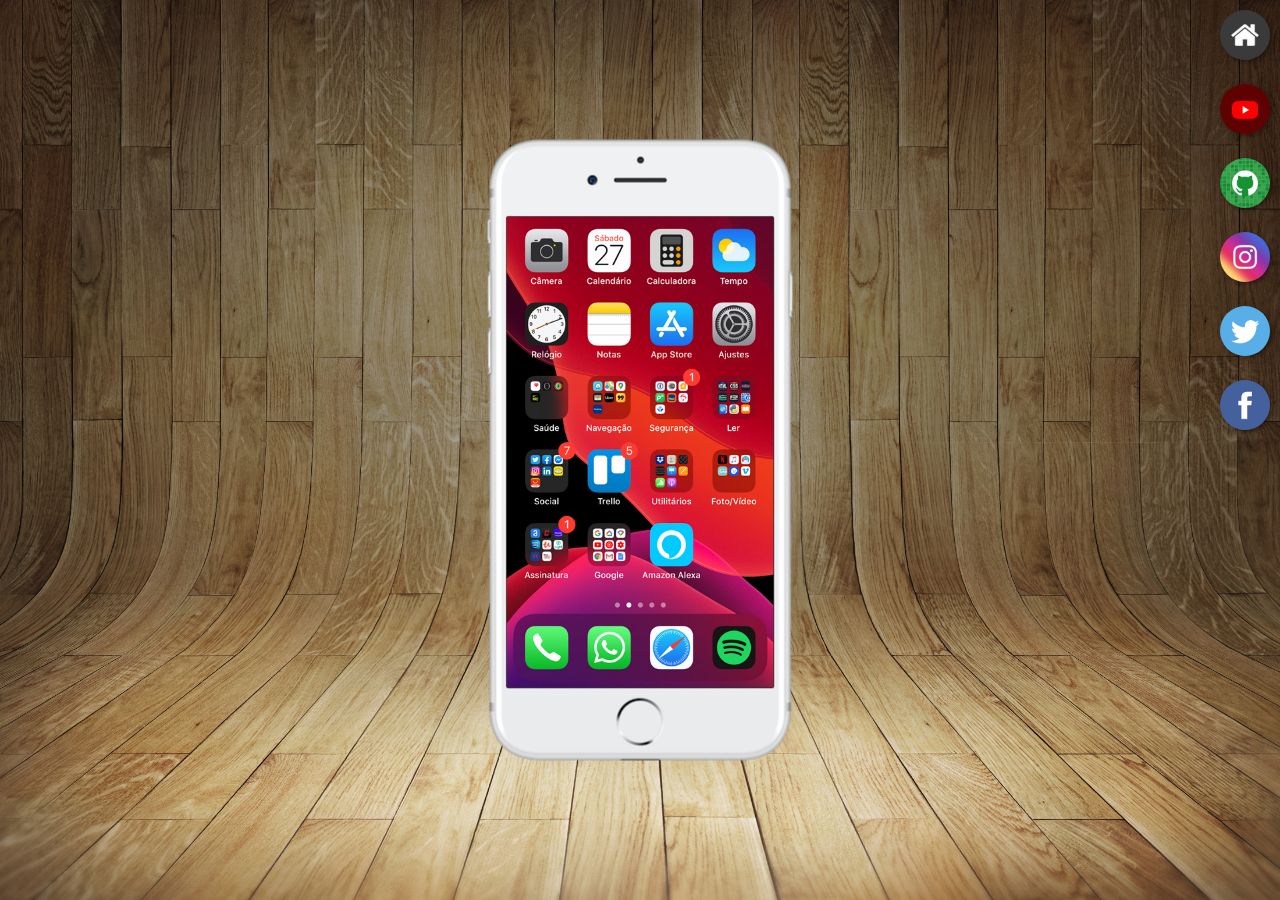
<file: index.html>
<!DOCTYPE html>
<html lang="pt-BR">
<head>
    <meta charset="UTF-8">
    <meta http-equiv="X-UA-Compatible" content="IE=edge">
    <meta name="viewport" content="width=device-width, initial-scale=1.0"><link rel="shortcut icon" href="favicon.ico" type="image/x-icon">
    <link rel="stylesheet" href="estilos/style.css">
    <title>projeto redes sociais</title>
</head>
<body>
    <main>
        <section id="telefone">
            <iframe src="home.html" name="tela" id="tela" frameborder="0"></iframe>
        </section>
        <section id="redes-sociais">
            <a href="home.html" target="tela"><img src="imagens/logo-home.jpg" alt="logo de uma casa"></a><br>
            <a href="youtube.html" target="tela"><img src="imagens/logo-youtube.jpg" alt="logo YouTube"></a><br>
            <a href="github.html" target="tela"><img src="imagens/logo-github.jpg" alt="logo GitHub"></a><br>
            <a href="insta.html" target="tela"><img src="imagens/logo-instagram.jpg" alt="logo Instagran"></a><br>
            <a href="twitter.html" target="tela"><img src="imagens/logo-twitter.jpg" alt="logo Twitter"></a><br>
            <a href="facebook.html" target="tela"><img src="imagens/logo-facebook.jpg" alt="logo Facebook"></a>
        </section>
    </main>
</body>
</html>
</file>
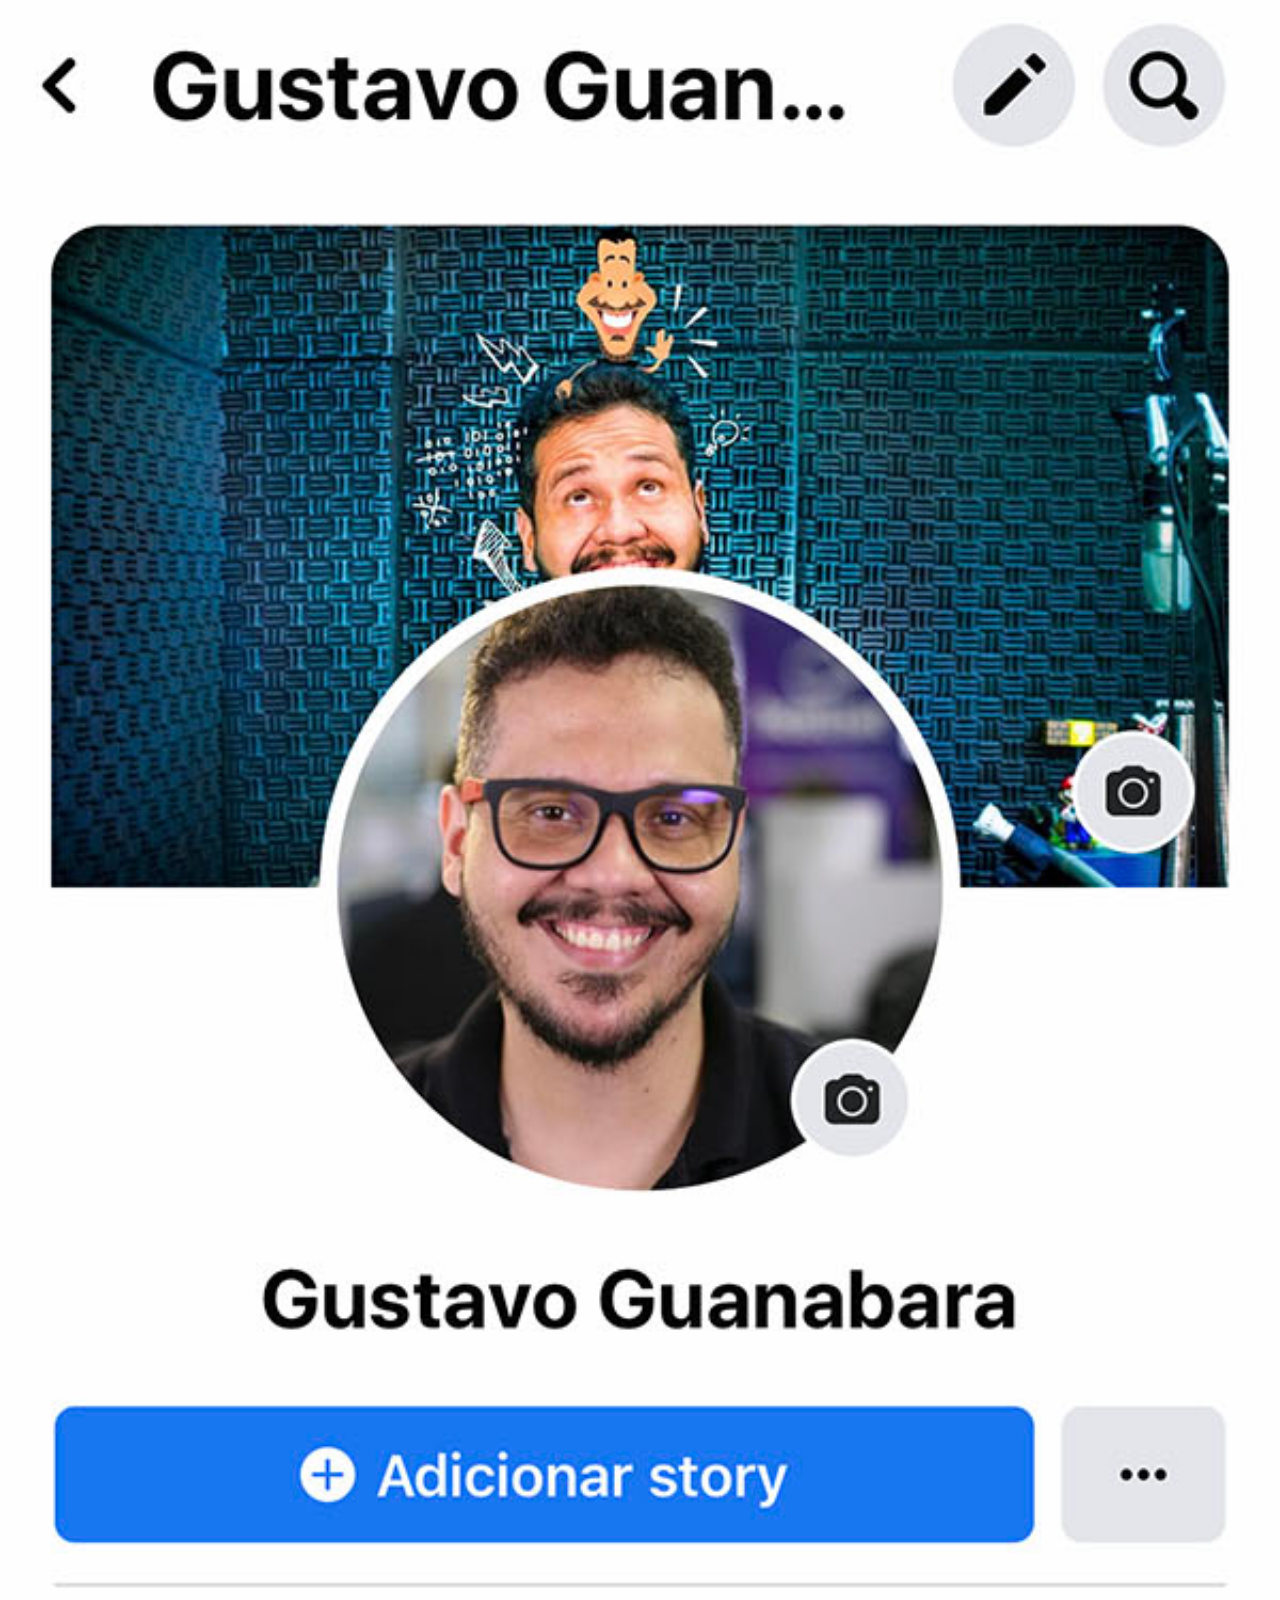
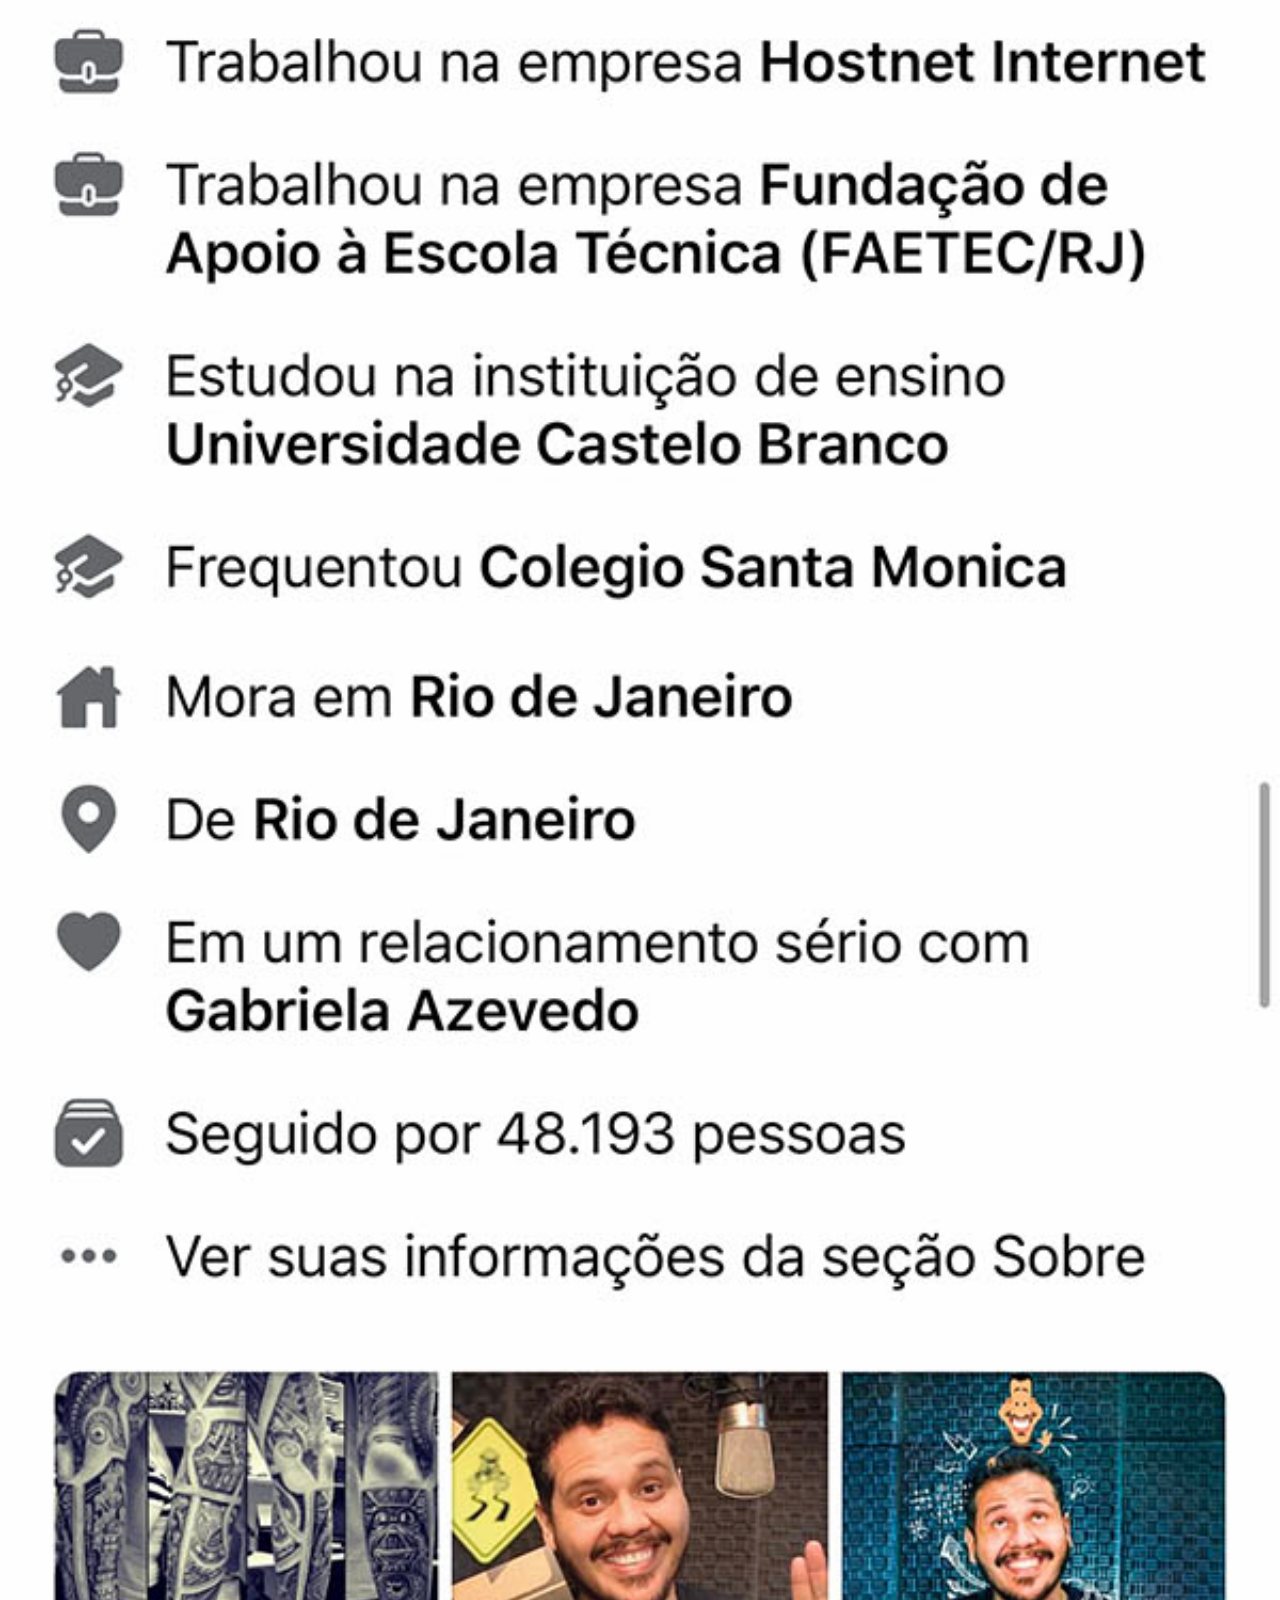
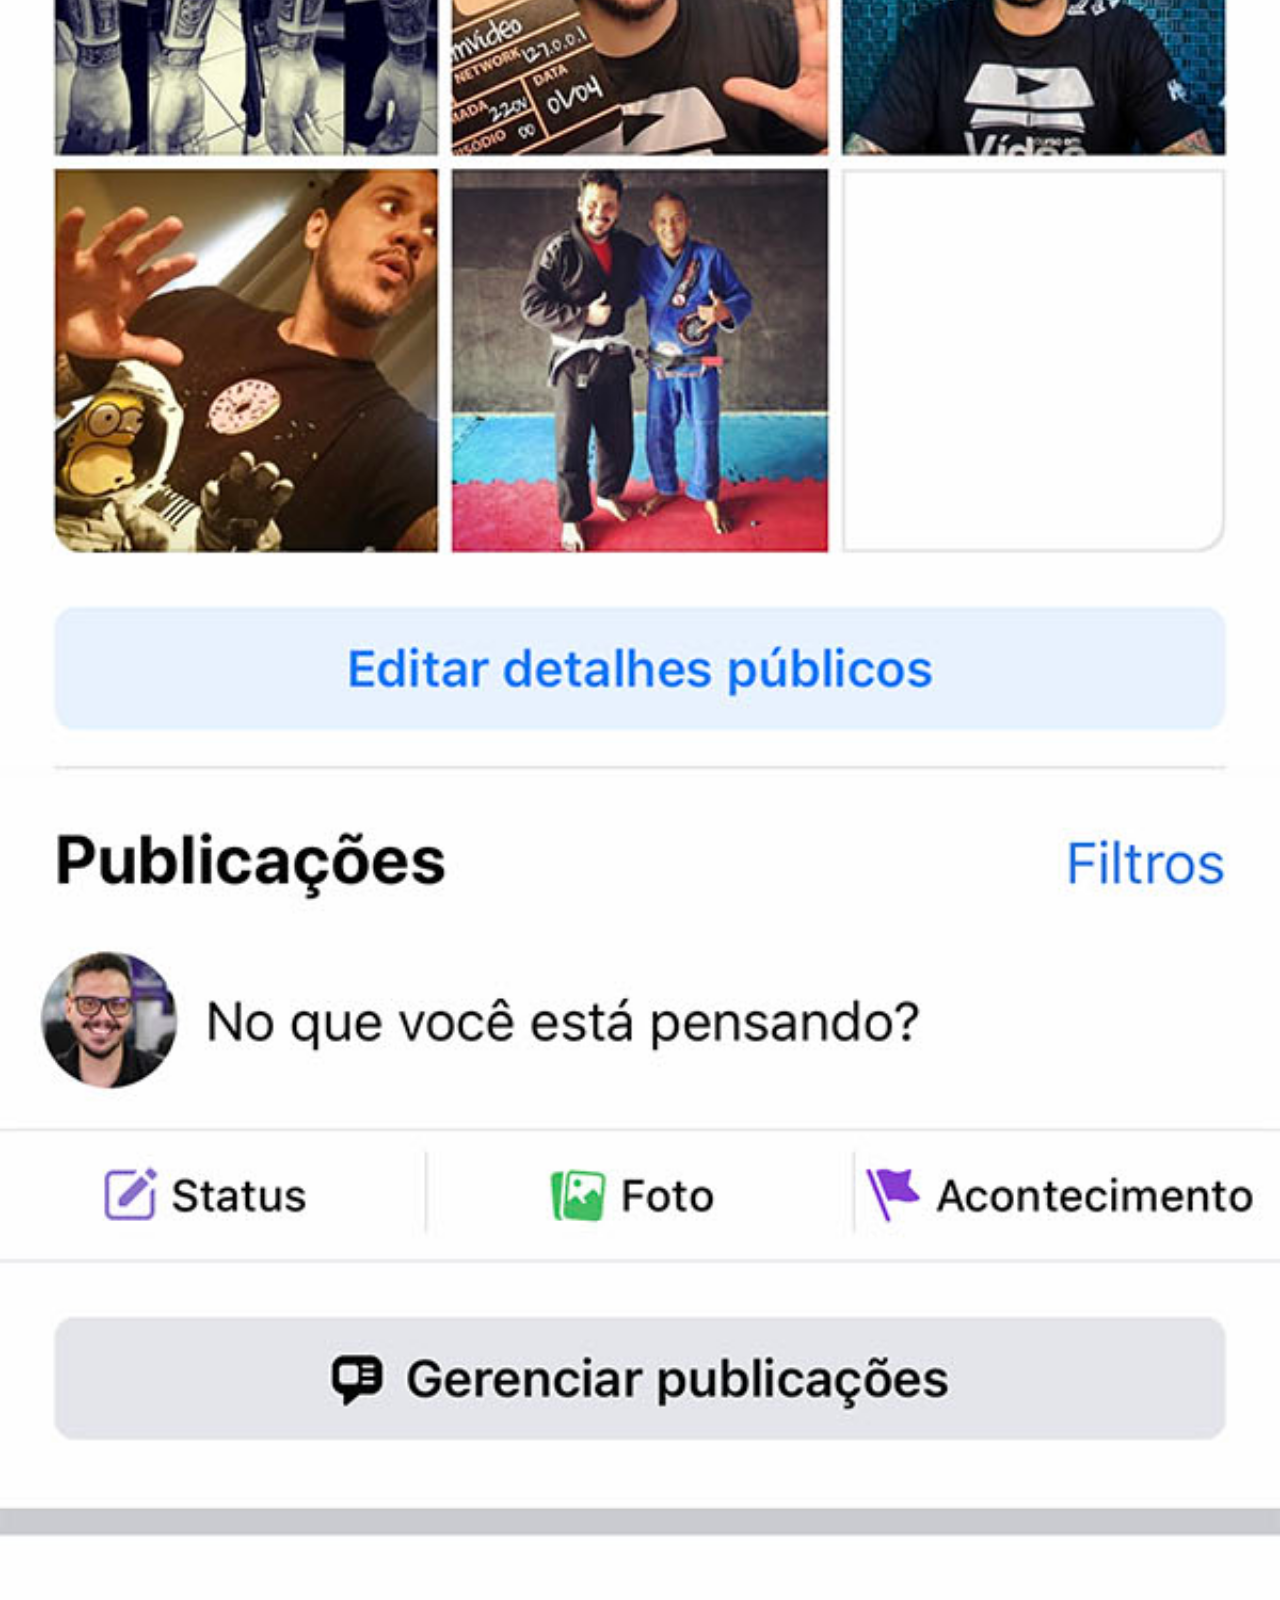
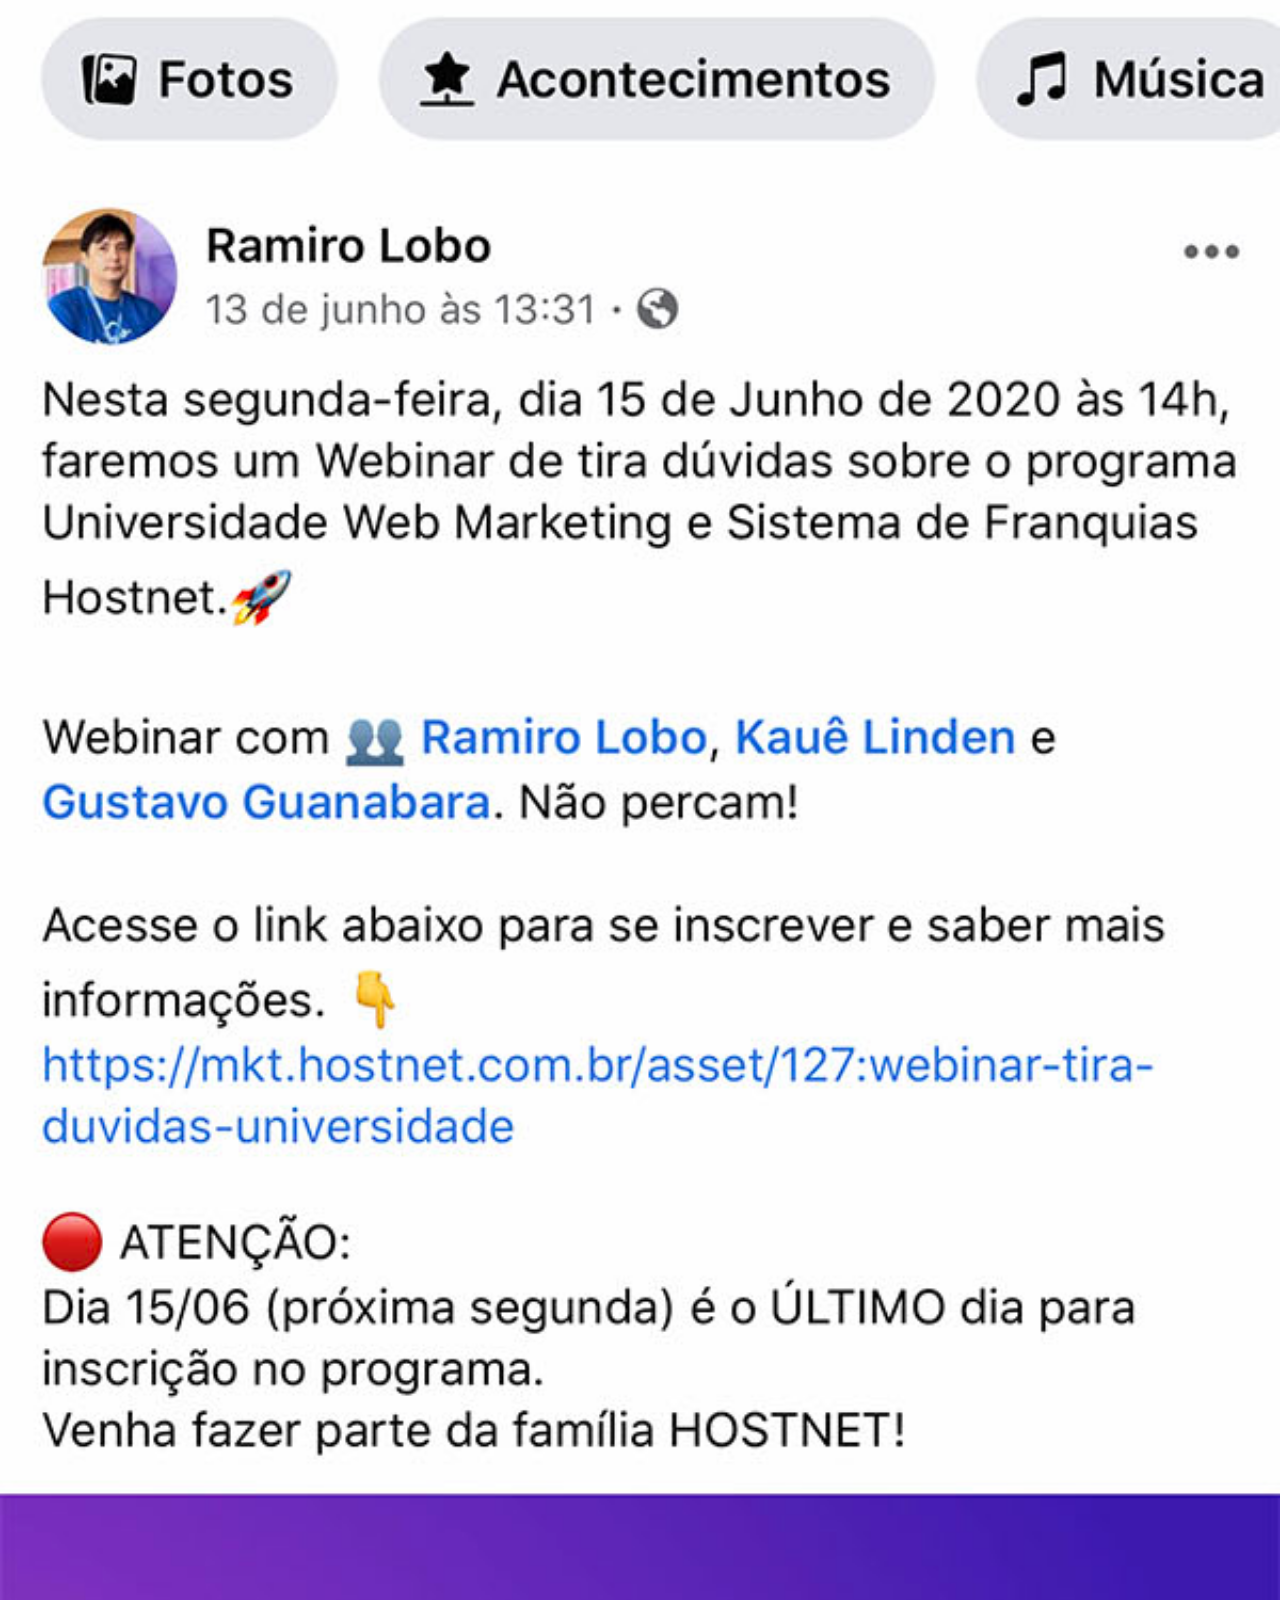
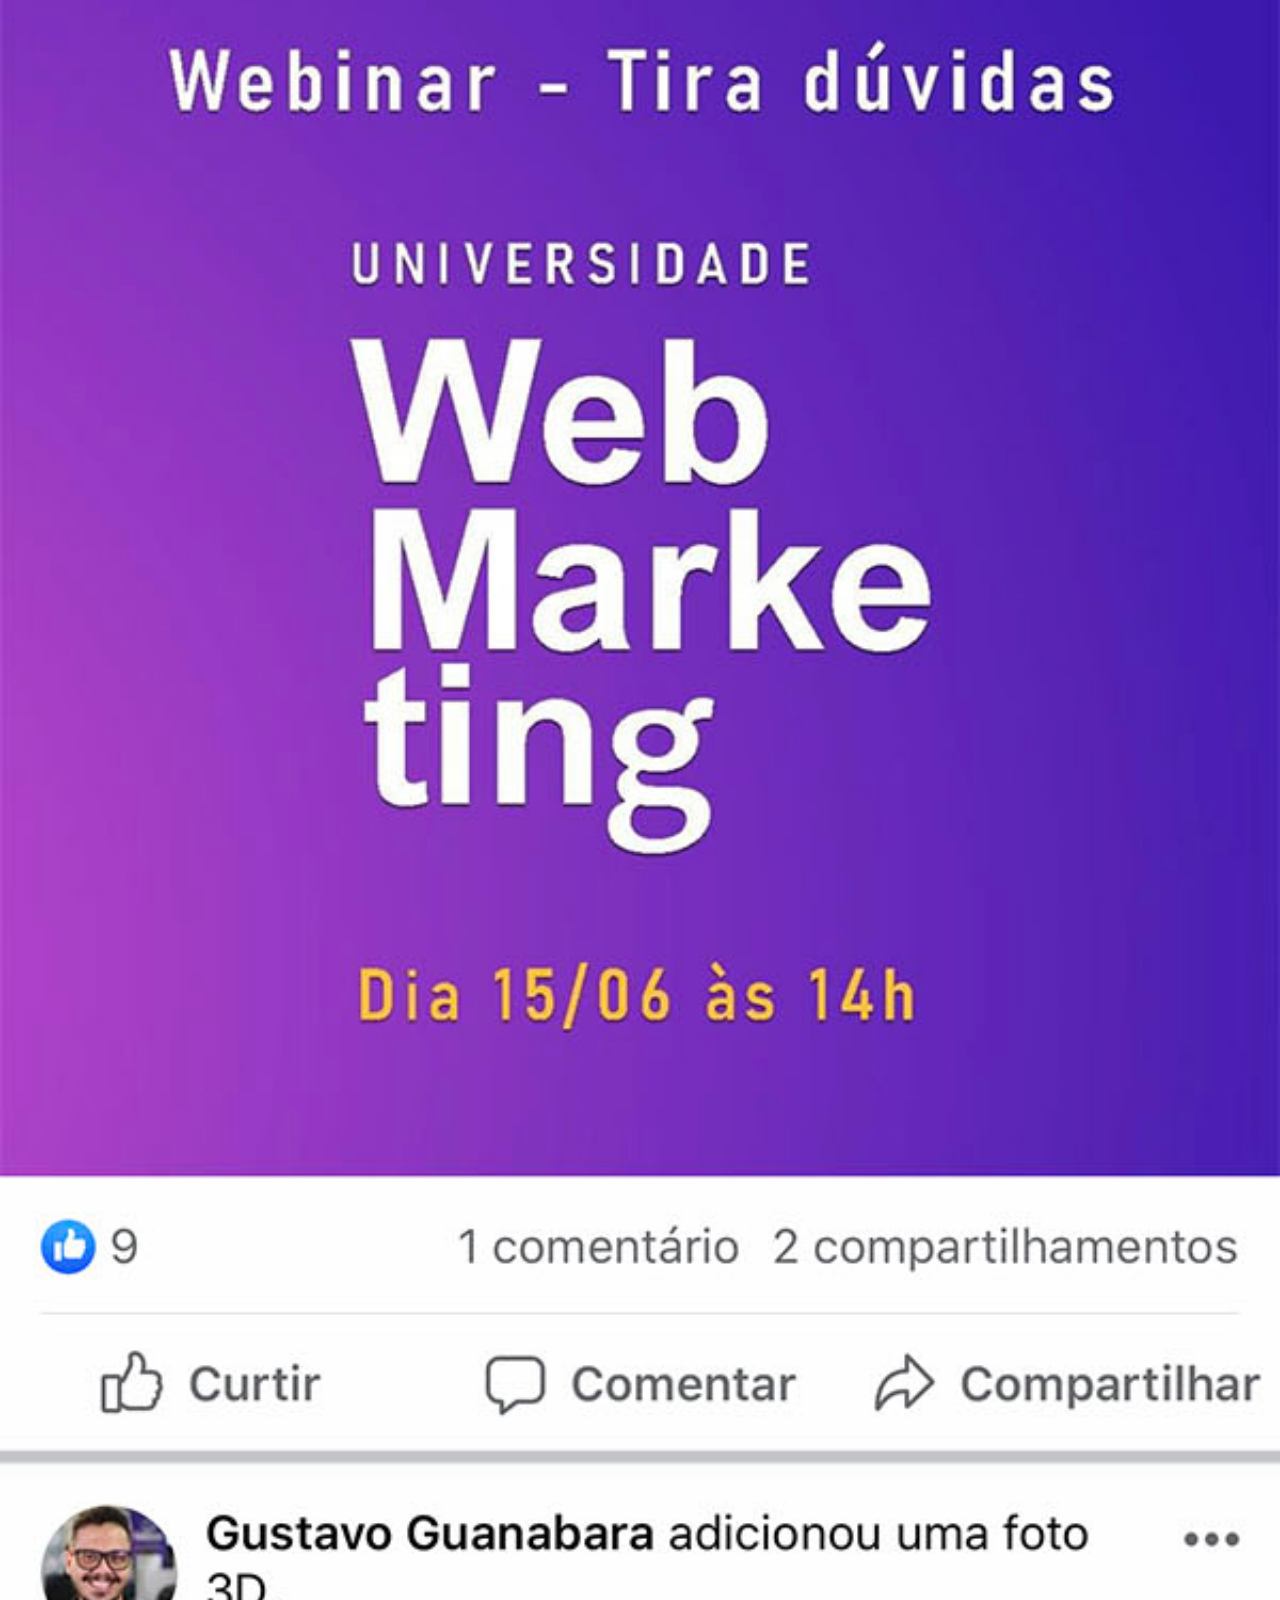
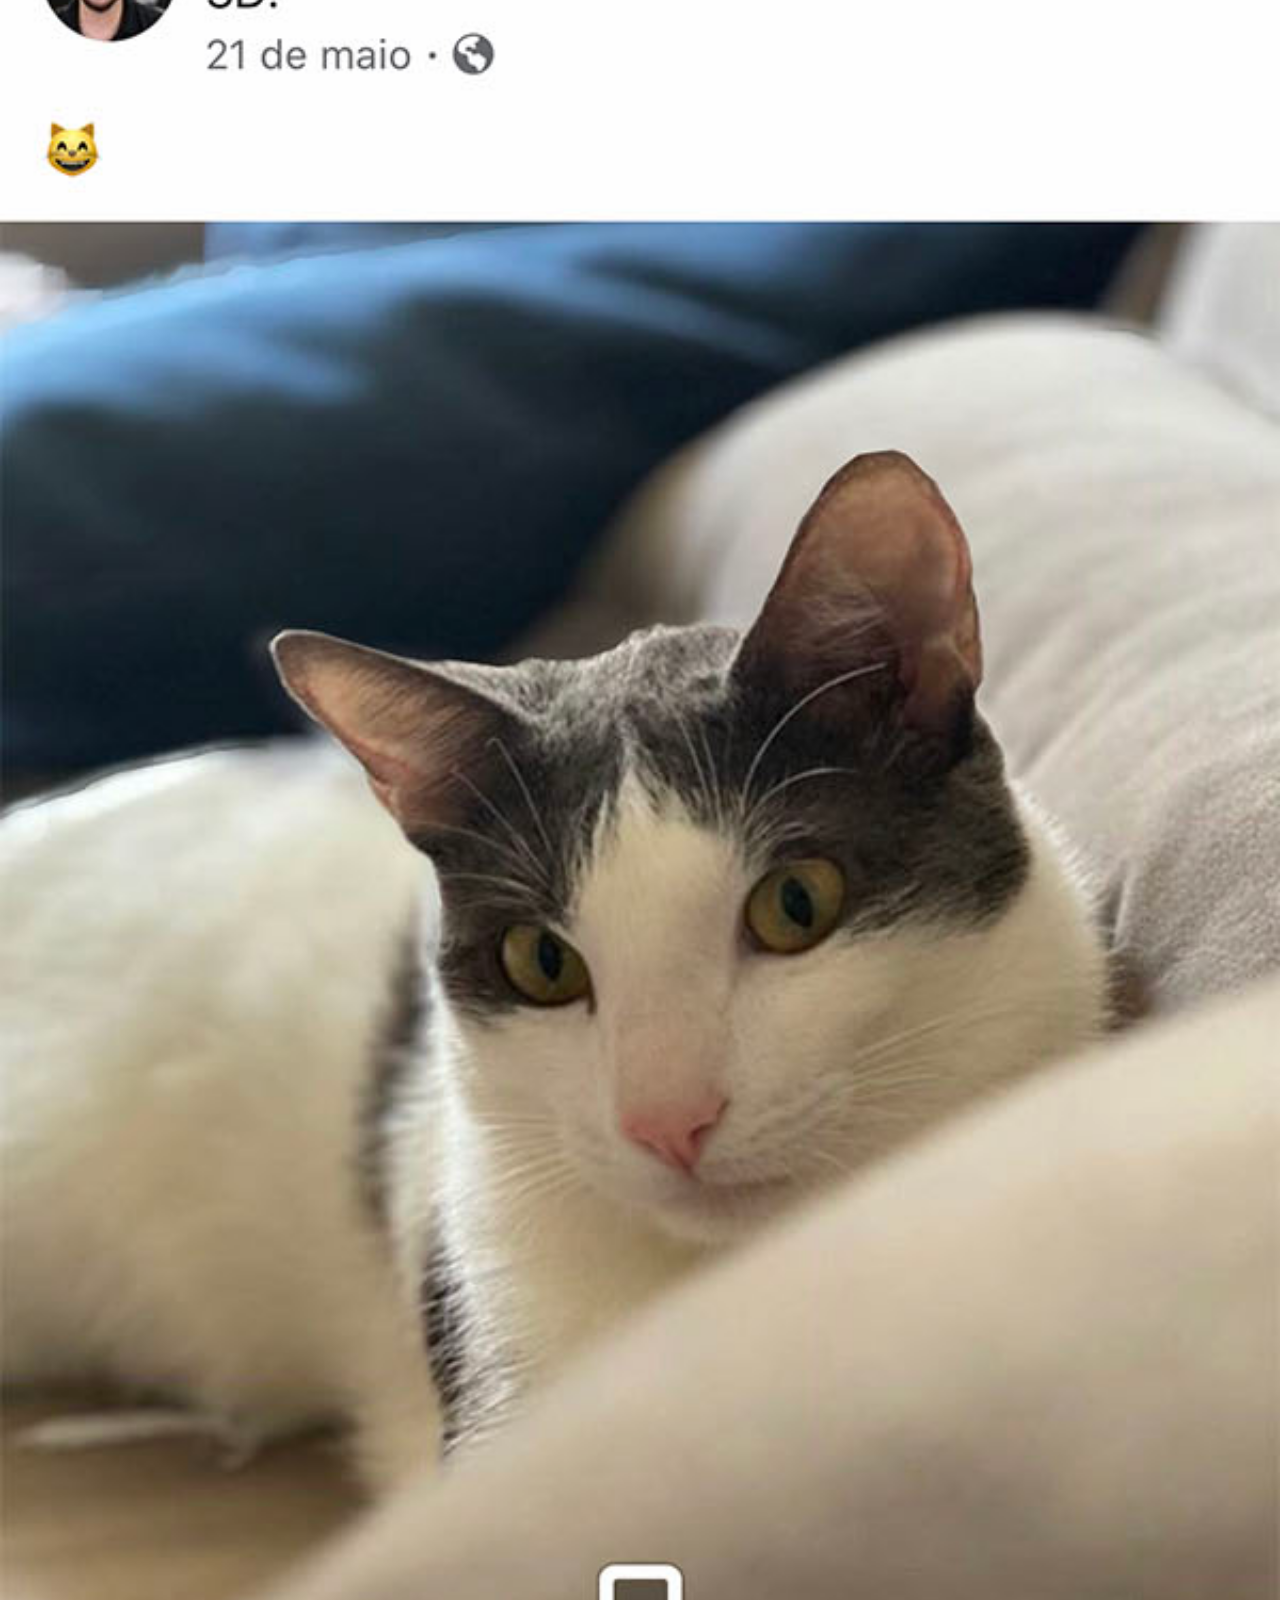
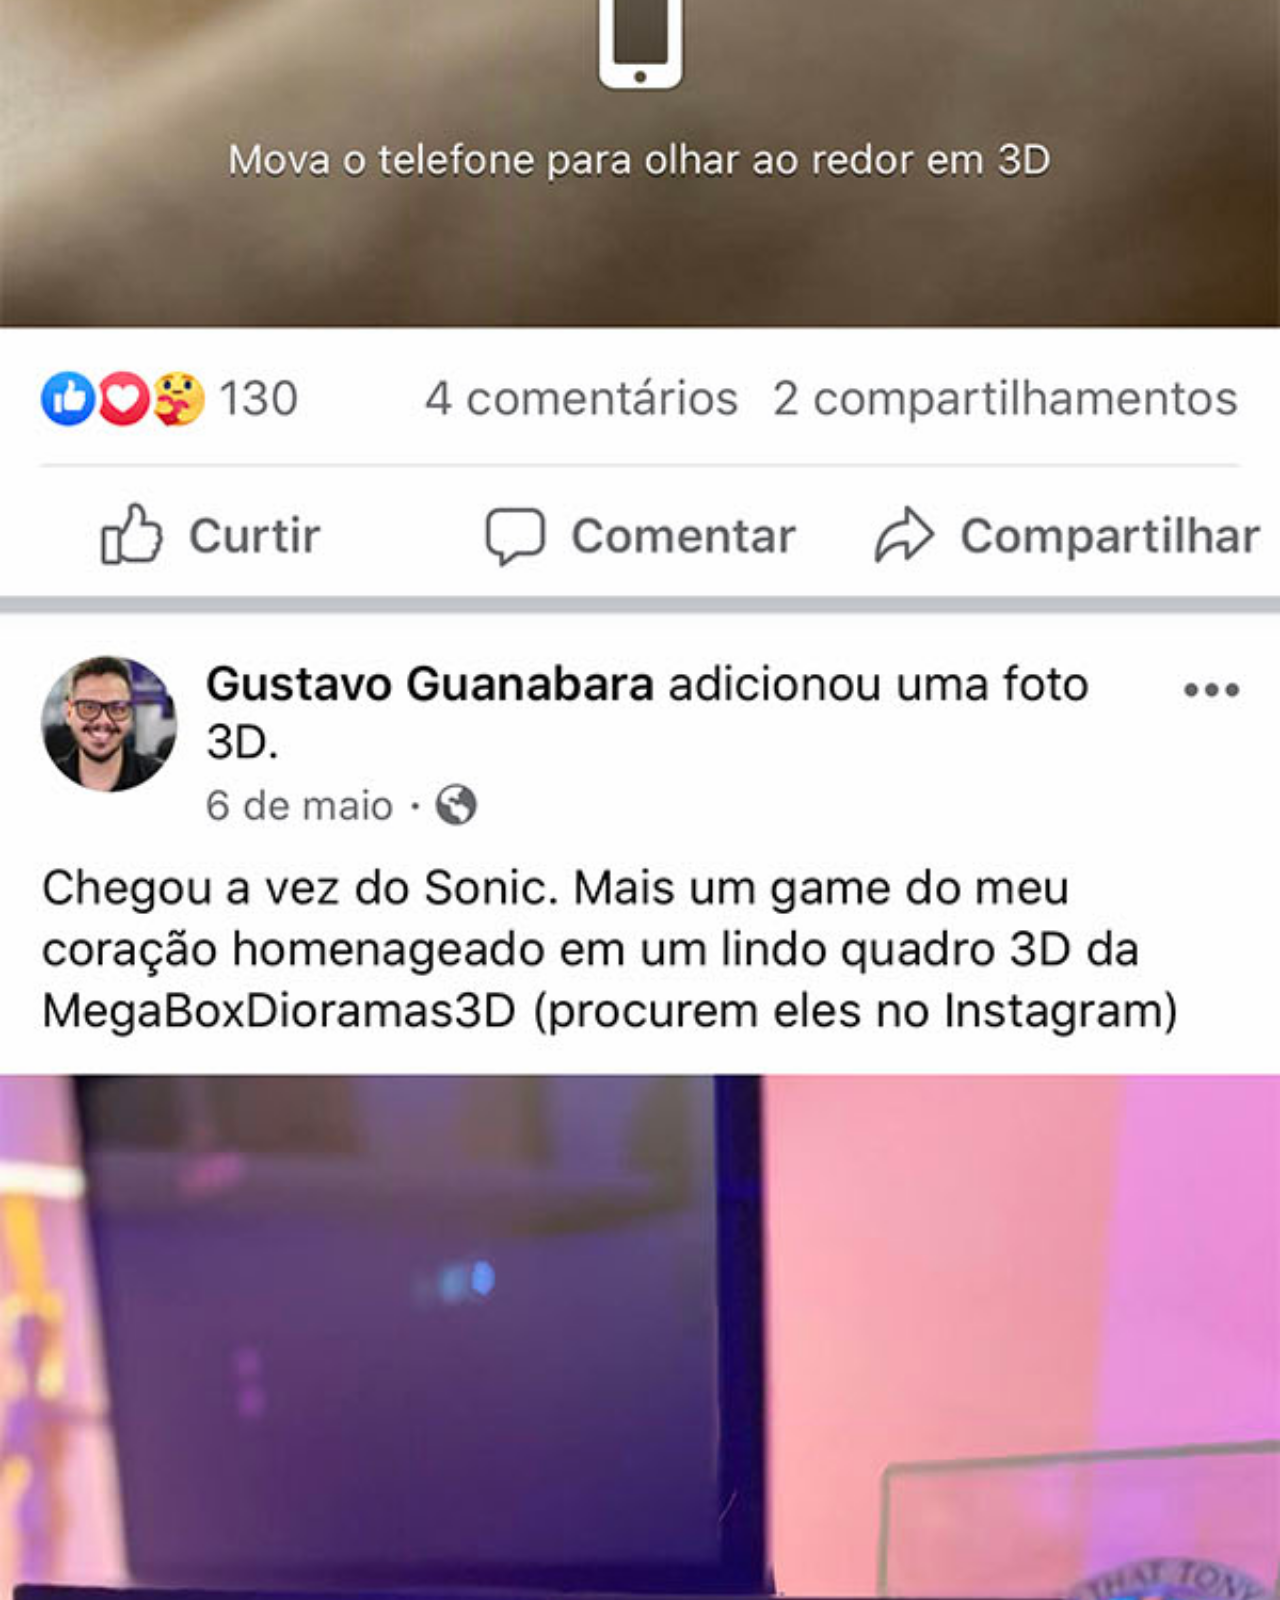
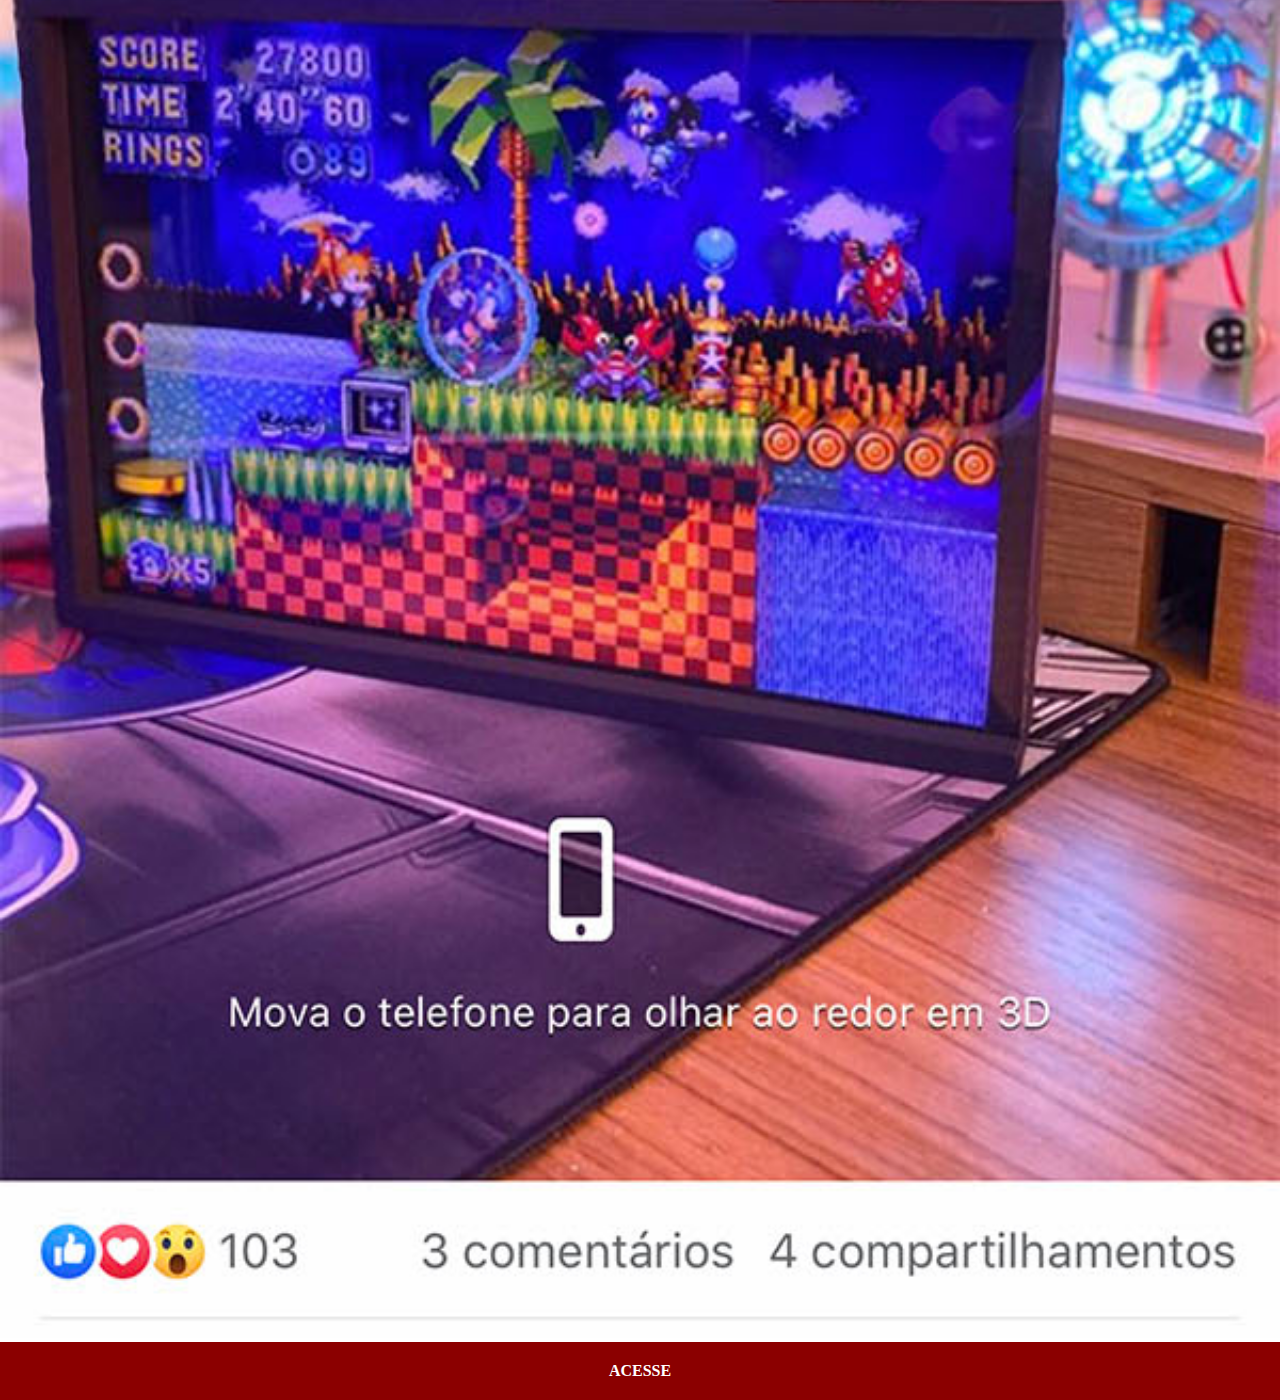
<file: facebook.html>
<!DOCTYPE html>
<html lang="pt-BR">
<head>
    <meta charset="UTF-8">
    <meta http-equiv="X-UA-Compatible" content="IE=edge">
    <meta name="viewport" content="width=device-width, initial-scale=1.0">
    <title>Facebook</title>
    <style>
        * {
            margin: 0;
            padding: 0;
        }

        ::-webkit-scrollbar {
            height: 0;
            width: 0;
        }

        img {
            width: 100vw;
        }

        a {
            background-color: darkred;
            display: block;
            padding: 20px;
            color: white;
            text-align: center;
            text-decoration: none;
            font-weight: bolder;
        }

        a:hover {
            text-decoration: underline;
            background-color: red;
        }
    </style>
</head>
<body>
    <img src="imagens/tela-facebook.jpg" alt="">
    <a href="https://www.facebook.com/gustavoguanabara/?locale=pt_BR" target="_blank">ACESSE</a>
</body>
</html>
</file>
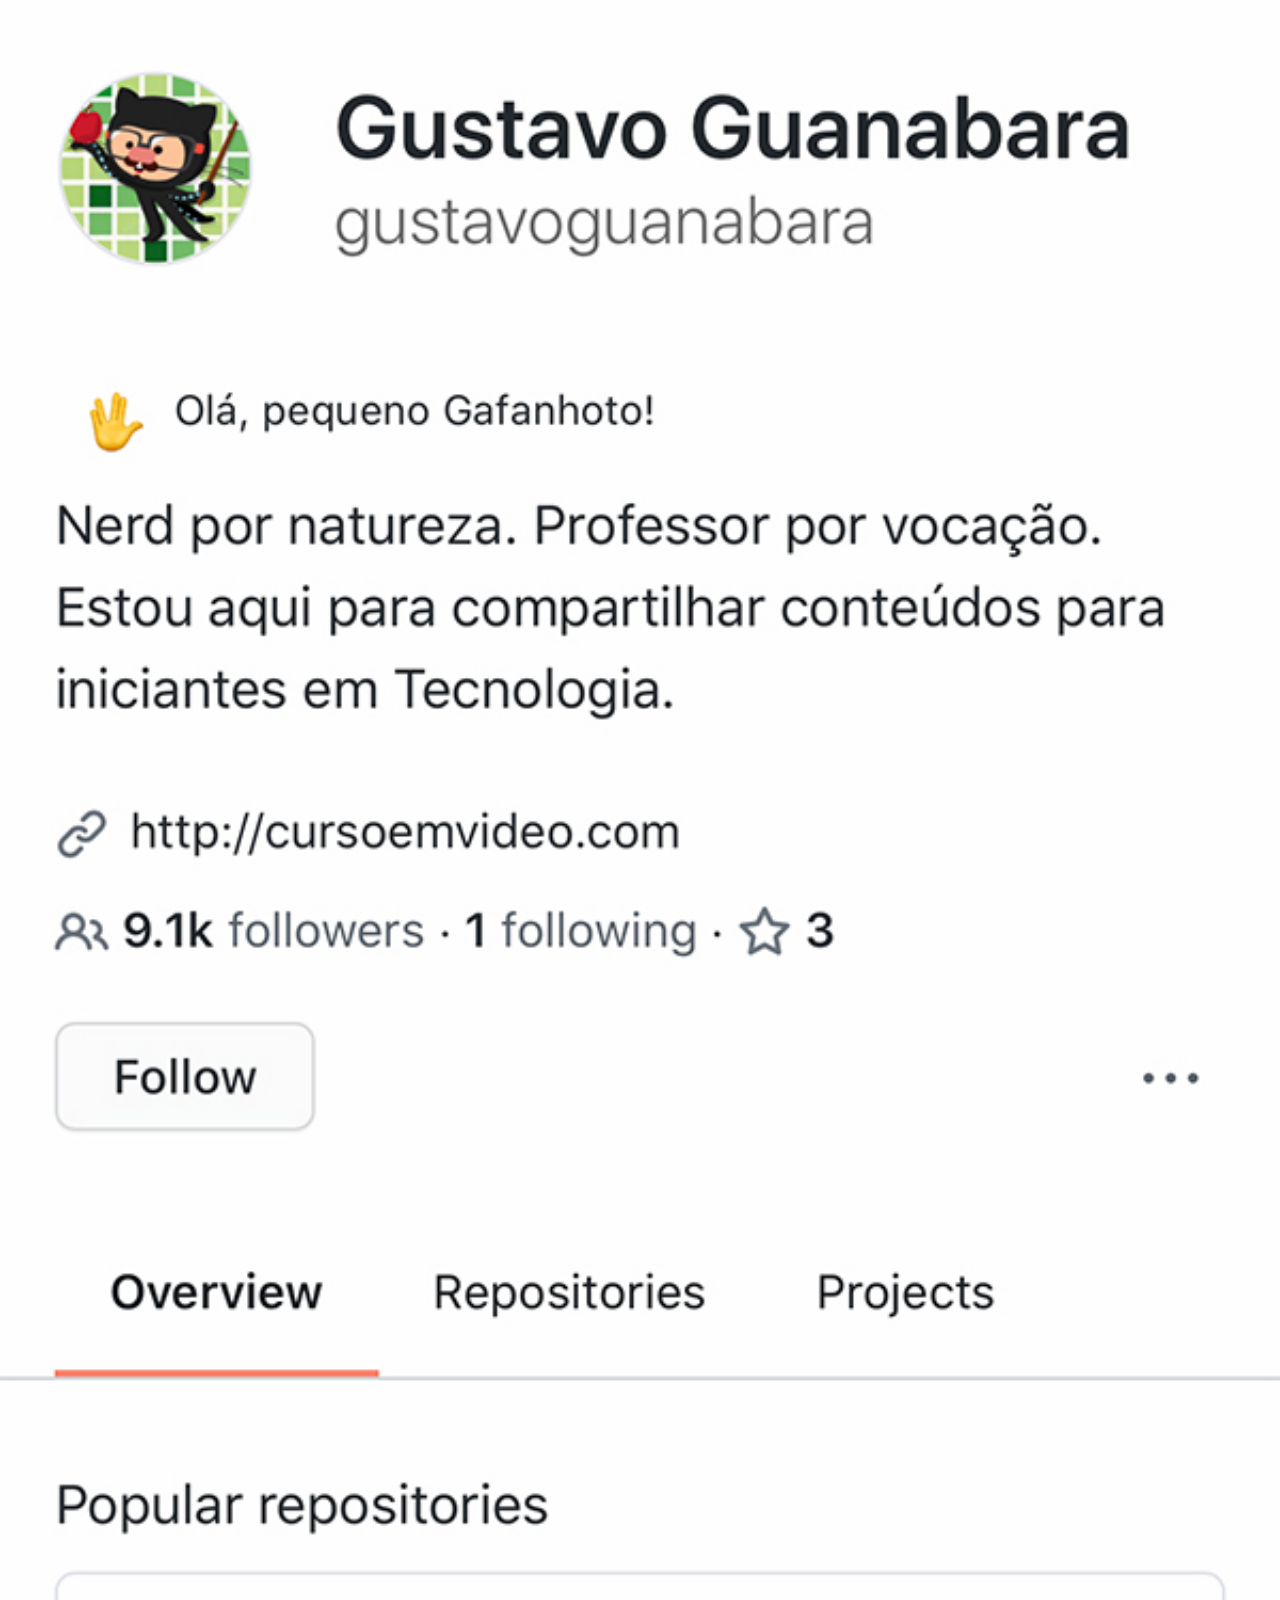
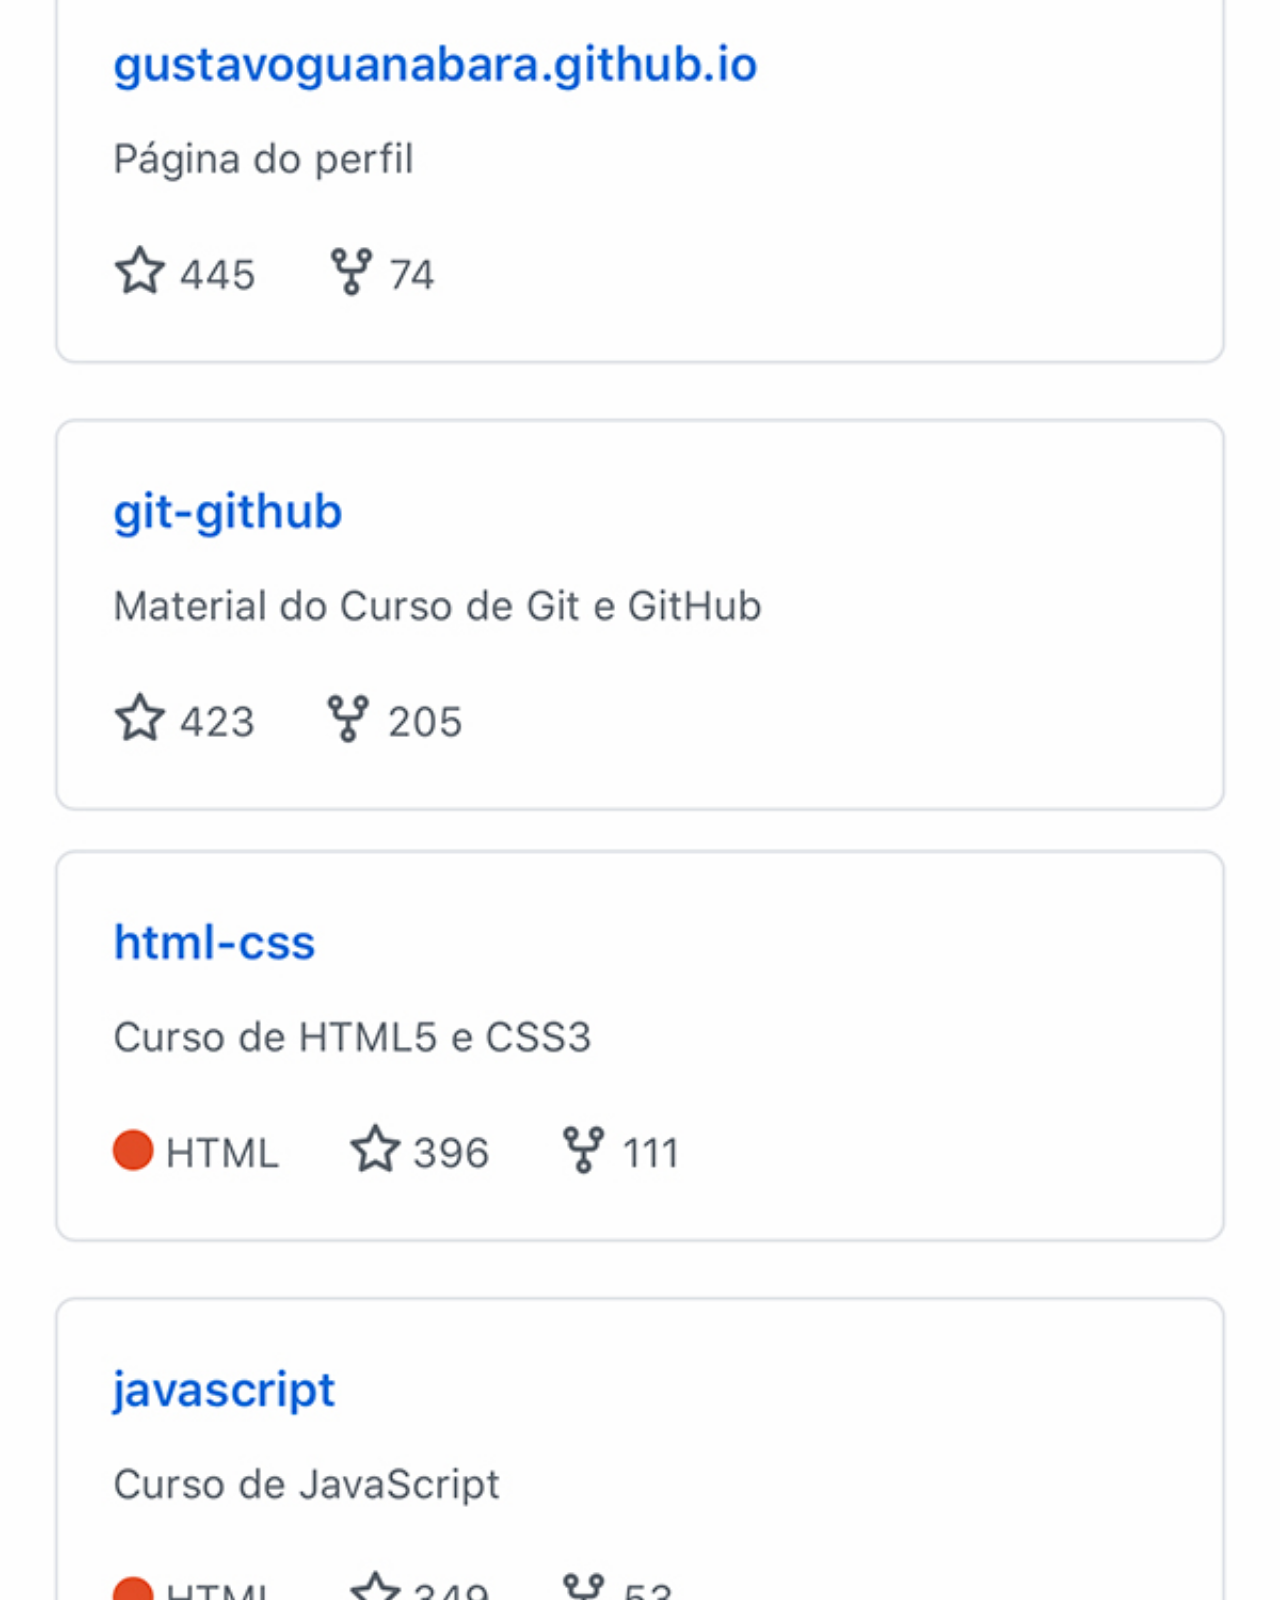
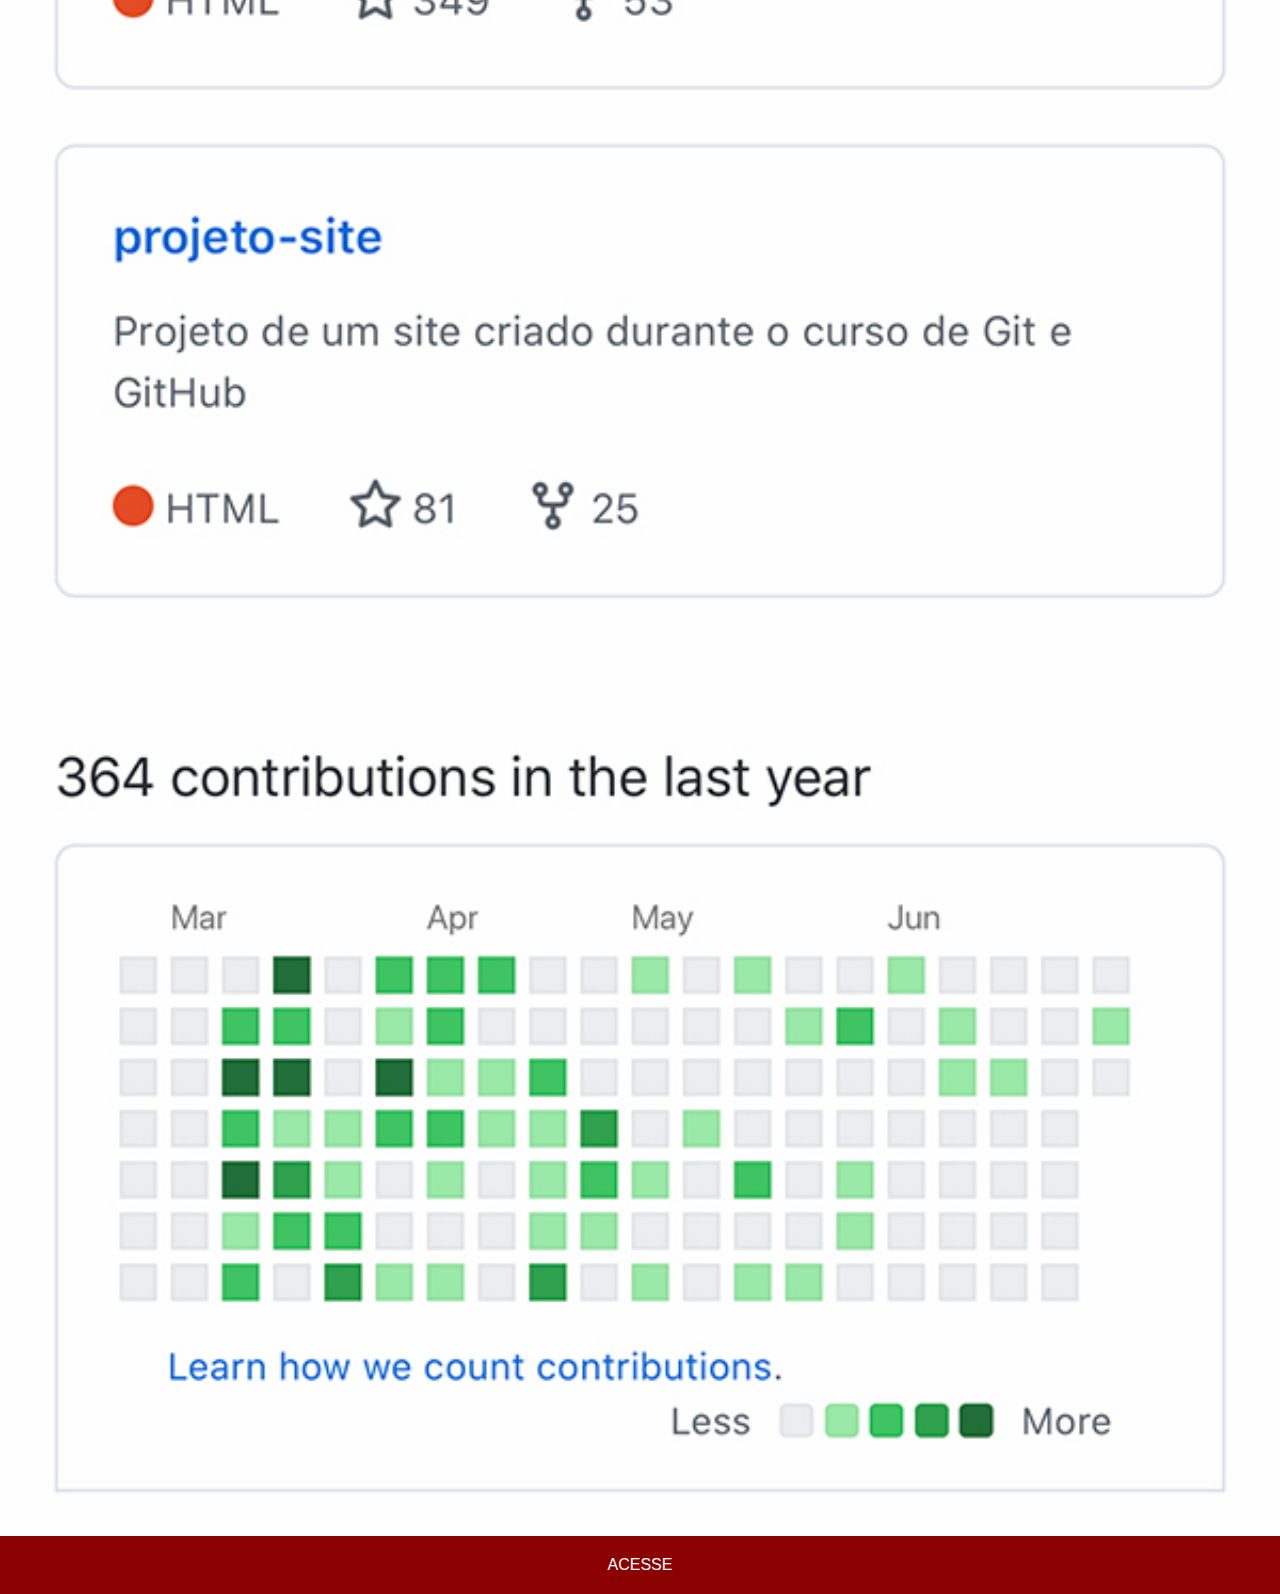
<file: github.html>
<!DOCTYPE html>
<html lang="pt-BR">
<head>
    <meta charset="UTF-8">
    <meta http-equiv="X-UA-Compatible" content="IE=edge">
    <meta name="viewport" content="width=device-width, initial-scale=1.0">
    <title>GitHub</title>
    <style>
        * {
            margin: 0;
            padding: 0;
            font-family: Arial, Helvetica, sans-serif;
        }

        ::-webkit-scrollbar {
            width: 0;
            height: 0;
        }

        img {
            width: 100vw;
        }

        a {
            display: block;
            padding: 20px;
            text-decoration: none;
            text-align: center;
            background-color: darkred;
            color: white;
        }

        a:hover {
            text-decoration: underline;
            background-color: red;
        }
    </style>
</head>
<body>
    <img src="imagens/tela-github.jpg" alt="">
    <a href="https://github.com/gustavoguanabara" target="_blank">ACESSE</a>
</body>
</html>
</file>
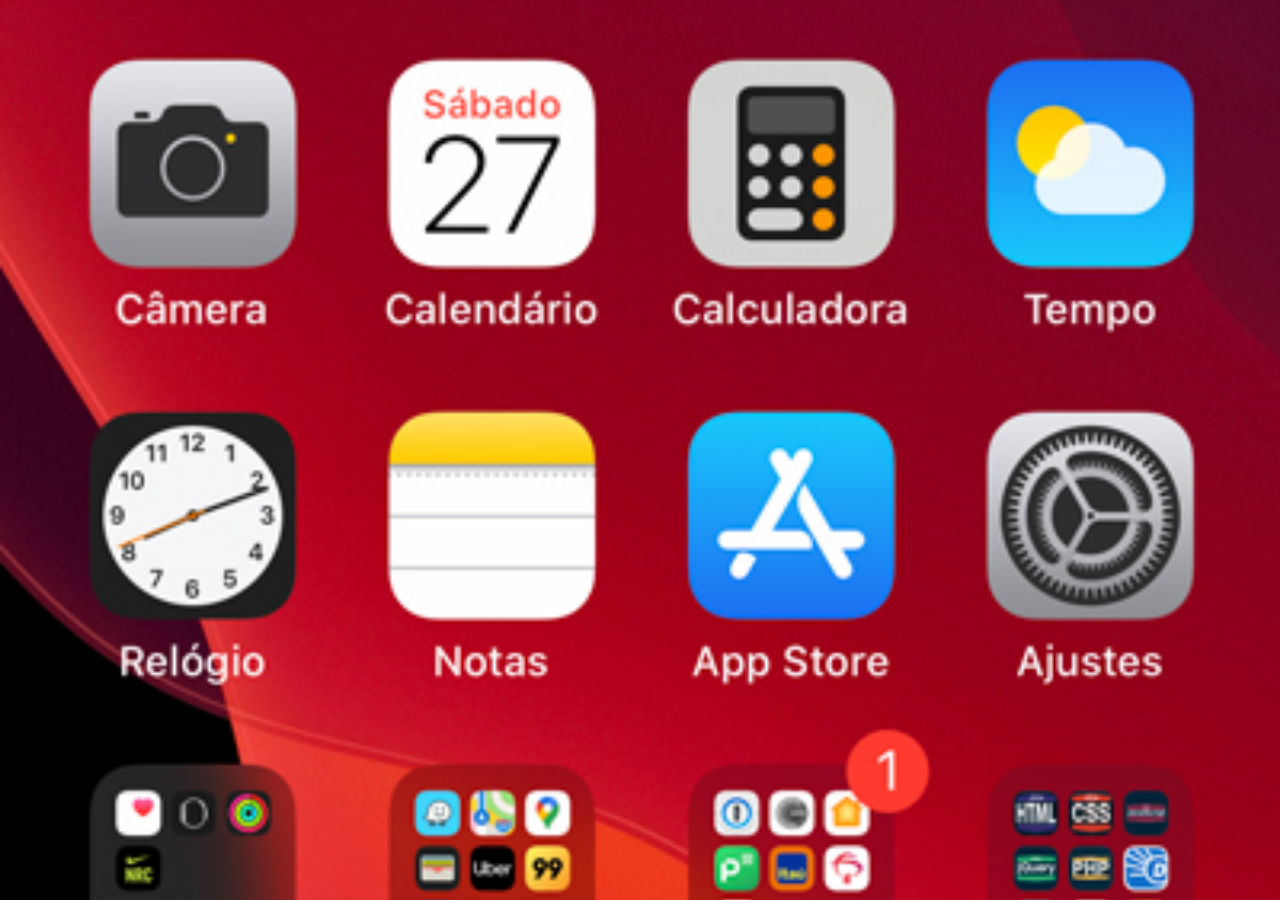
<file: home.html>
<!DOCTYPE html>
<html lang="pt-BR">
<head>
    <meta charset="UTF-8">
    <meta http-equiv="X-UA-Compatible" content="IE=edge">
    <meta name="viewport" content="width=device-width, initial-scale=1.0">
    <title>Home</title>
</head>
<style>
    * {
        margin: 0px;
        padding: 0px;
    }

    body {
        width: 100vw;
        height: 100vh;
        background: black url('imagens/tela-home.jpg') no-repeat top center;
        background-size: cover;
    }
</style>
<body>
    
</body>
</html>
</file>
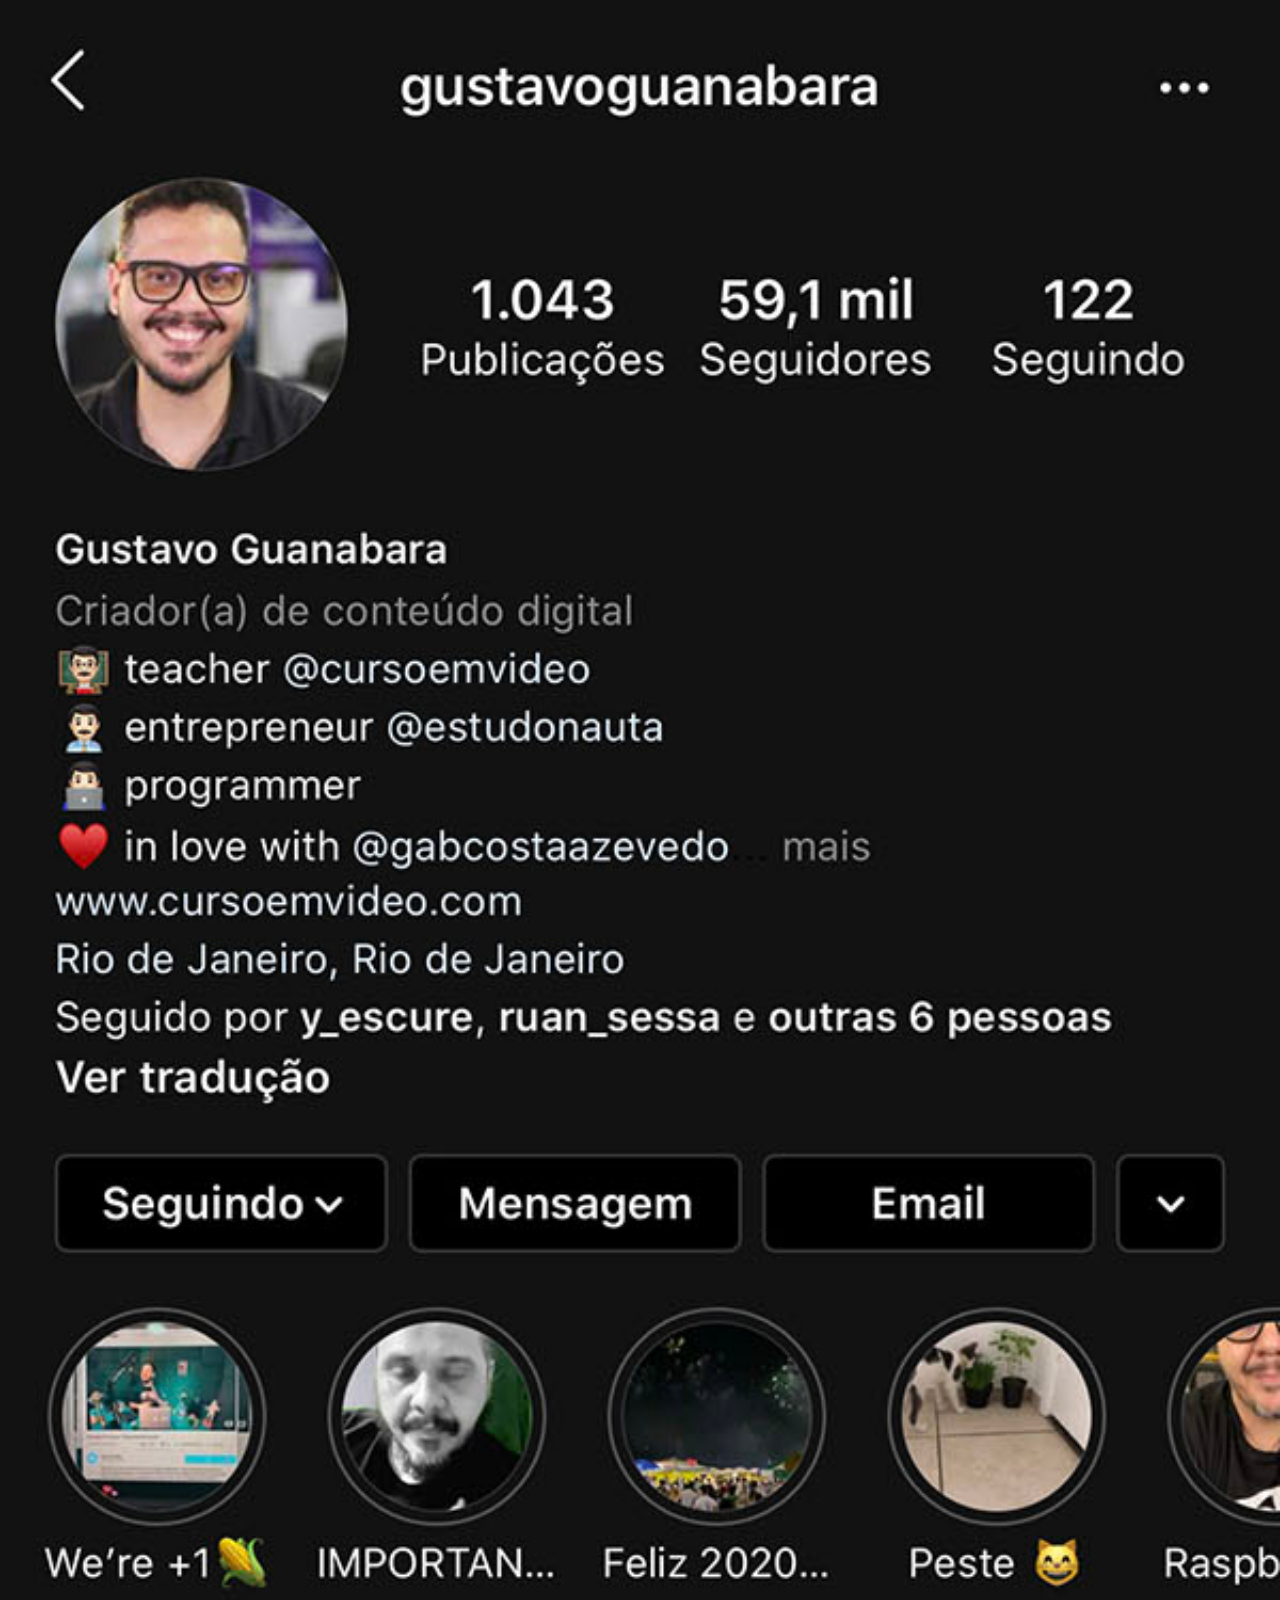
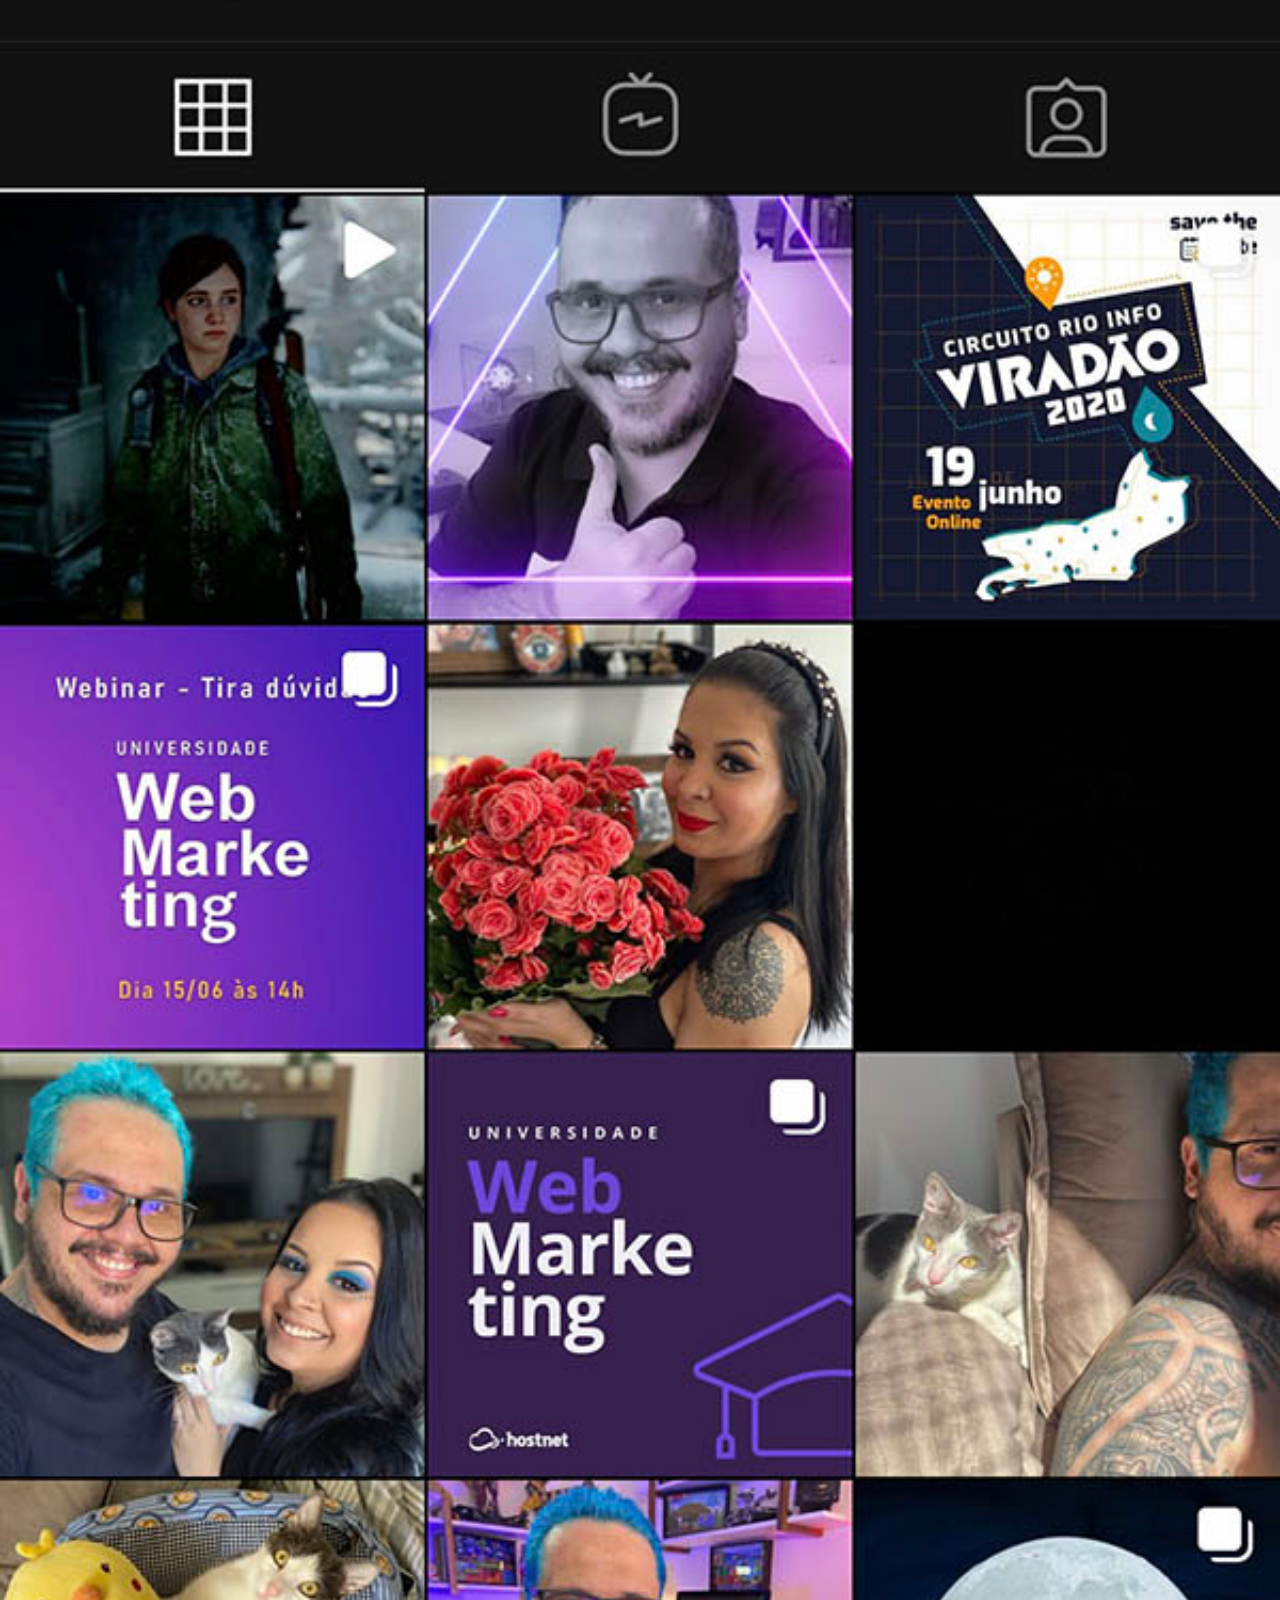
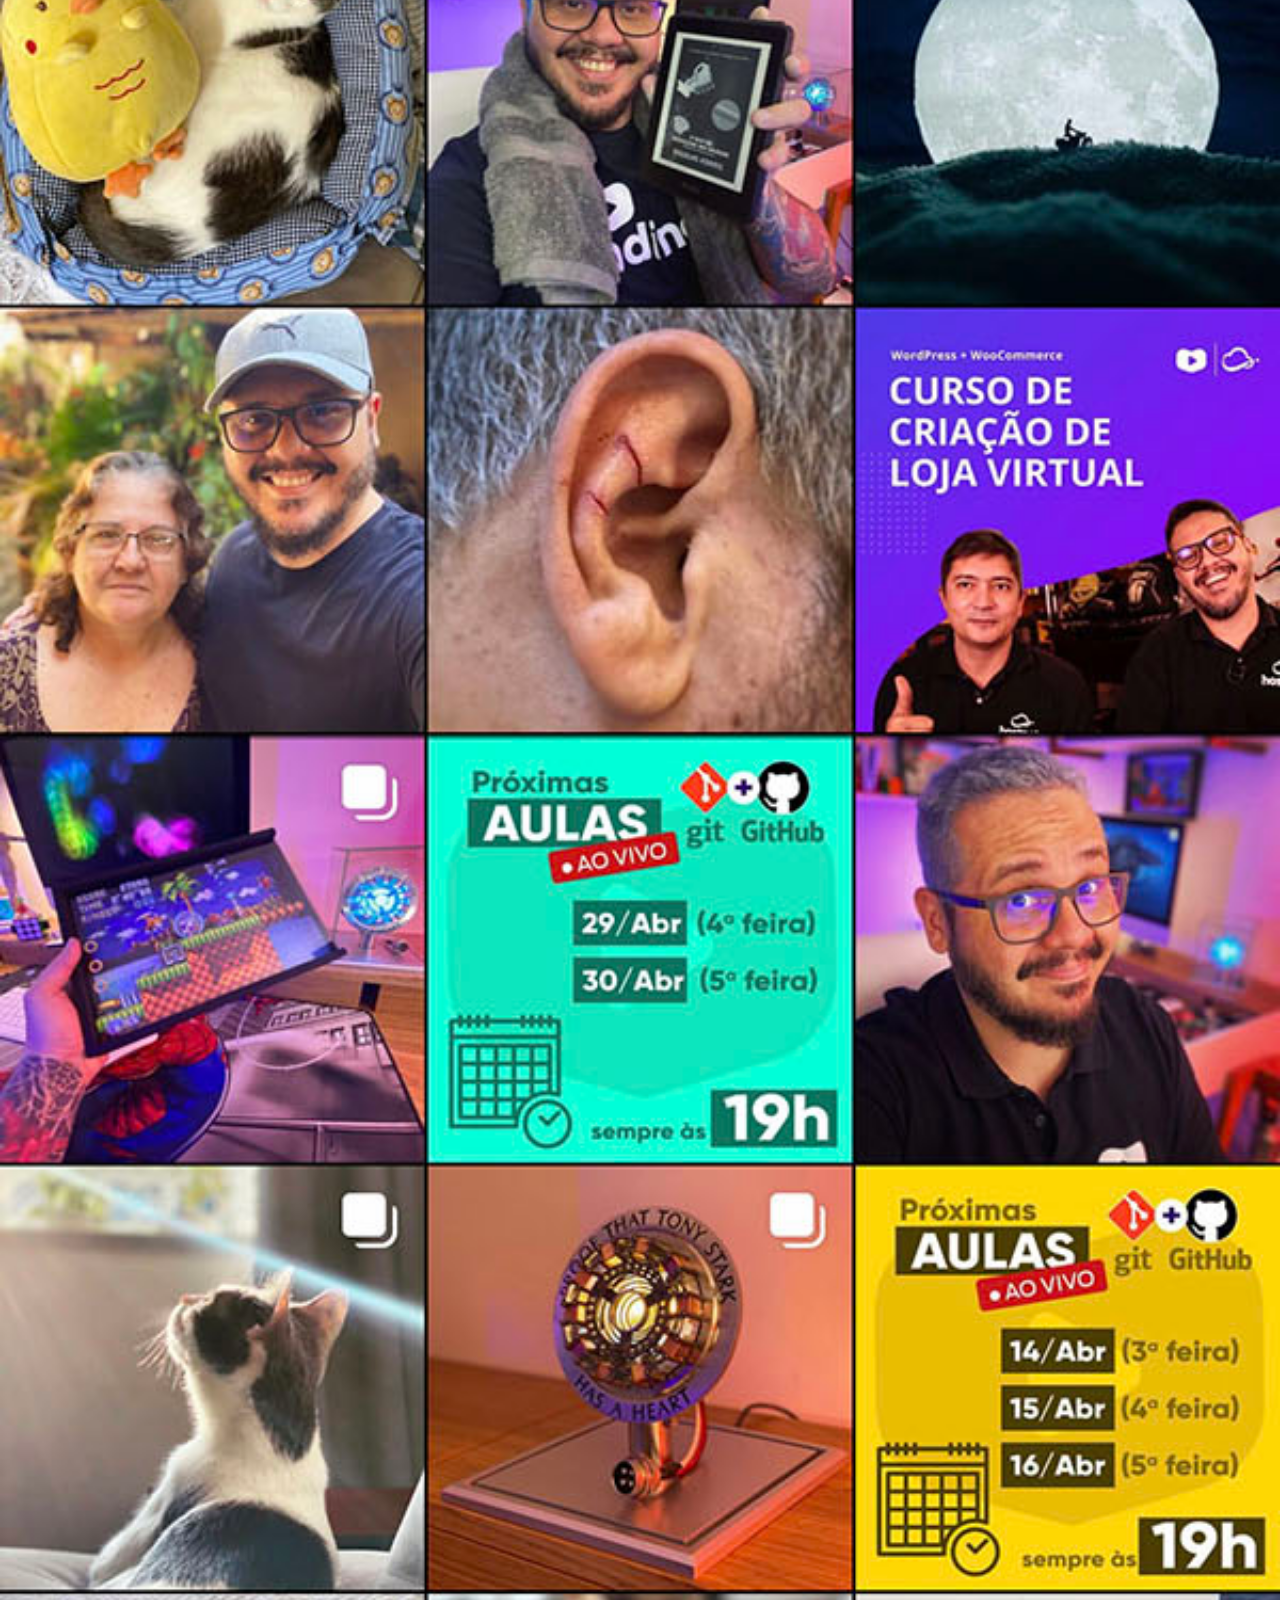
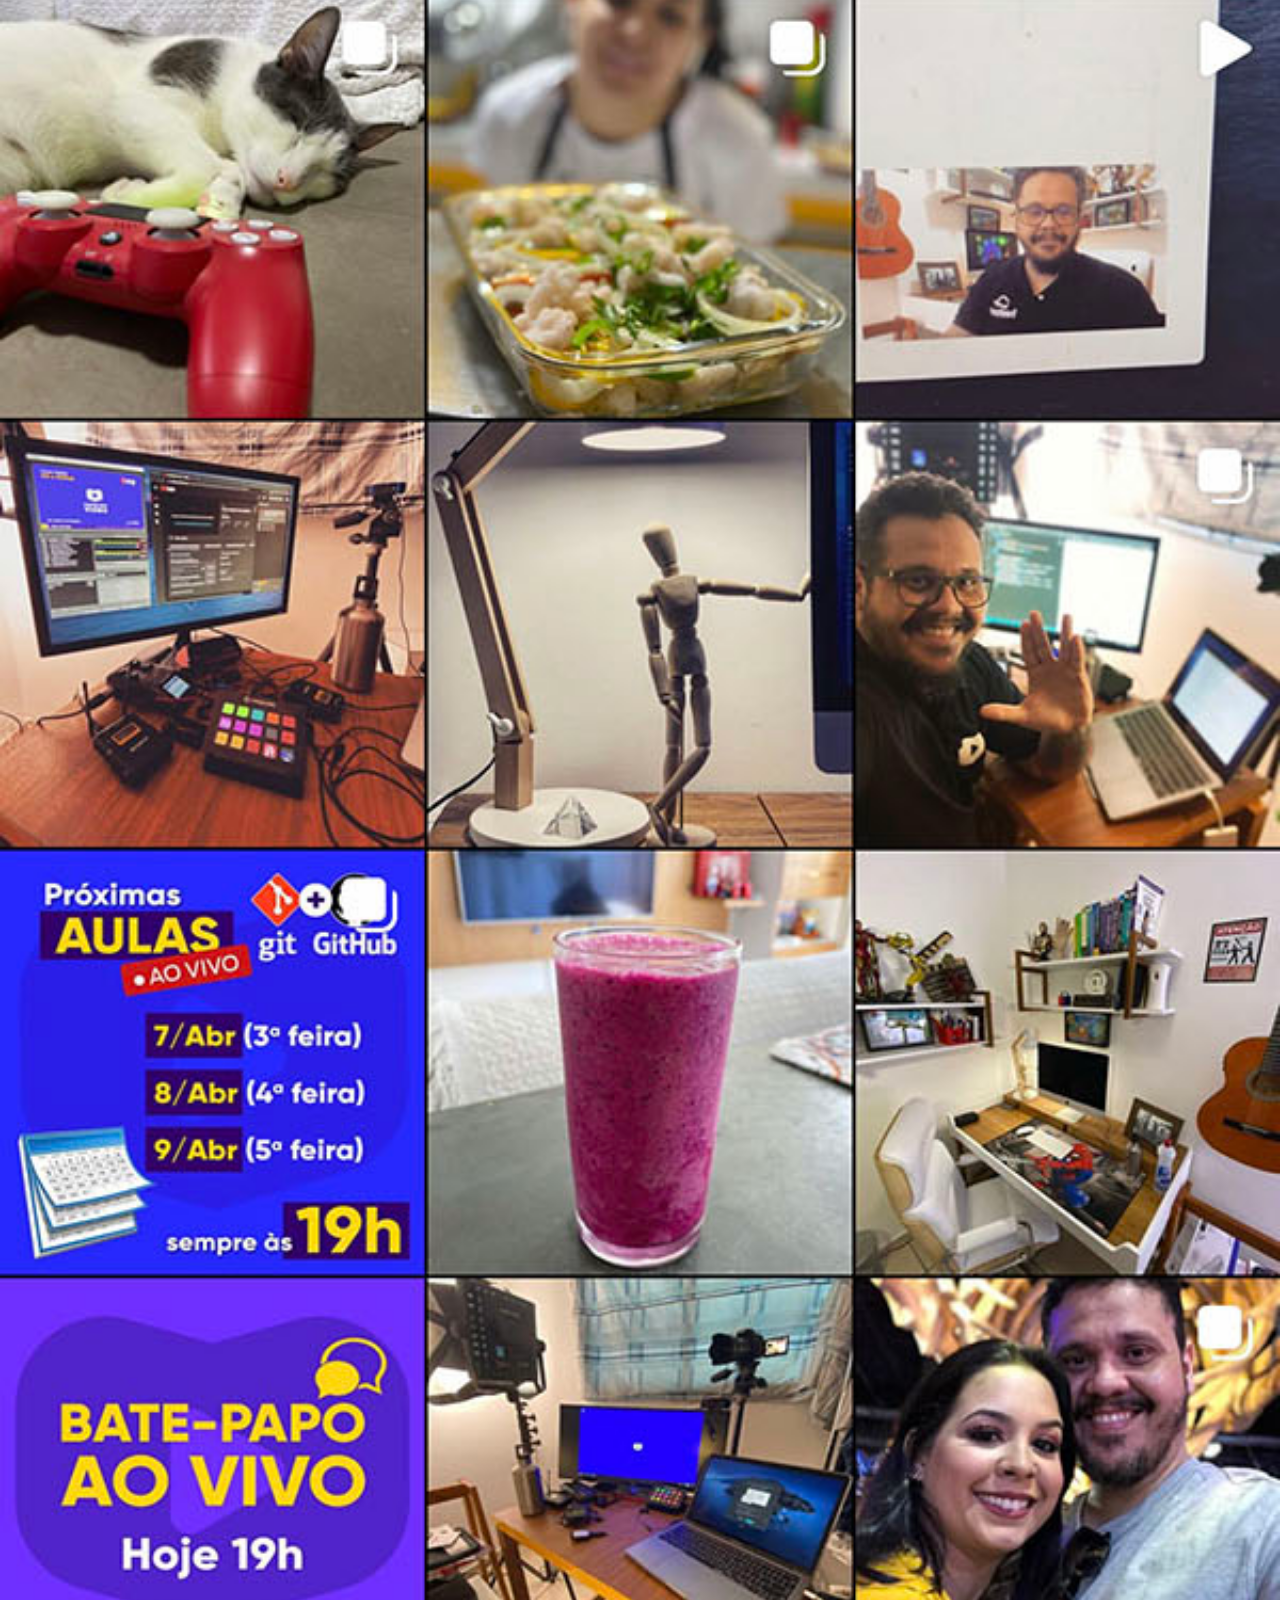
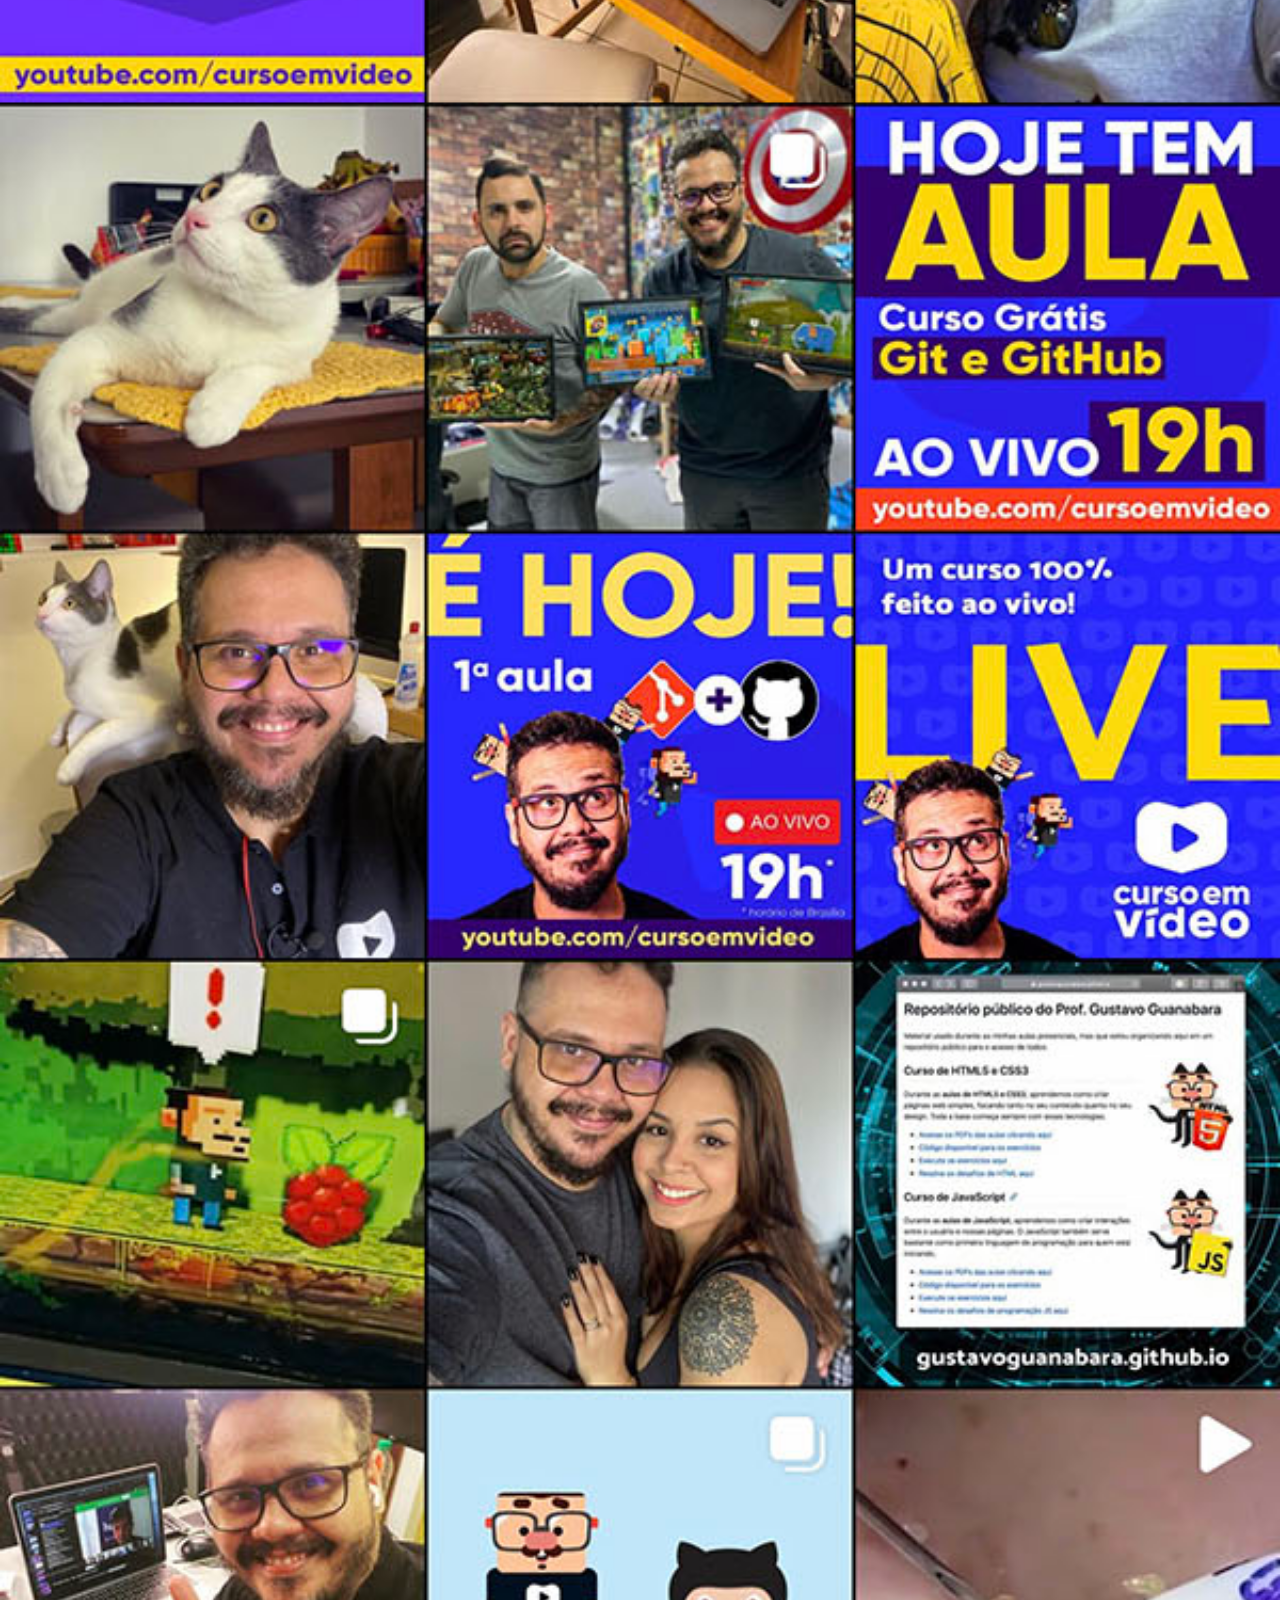
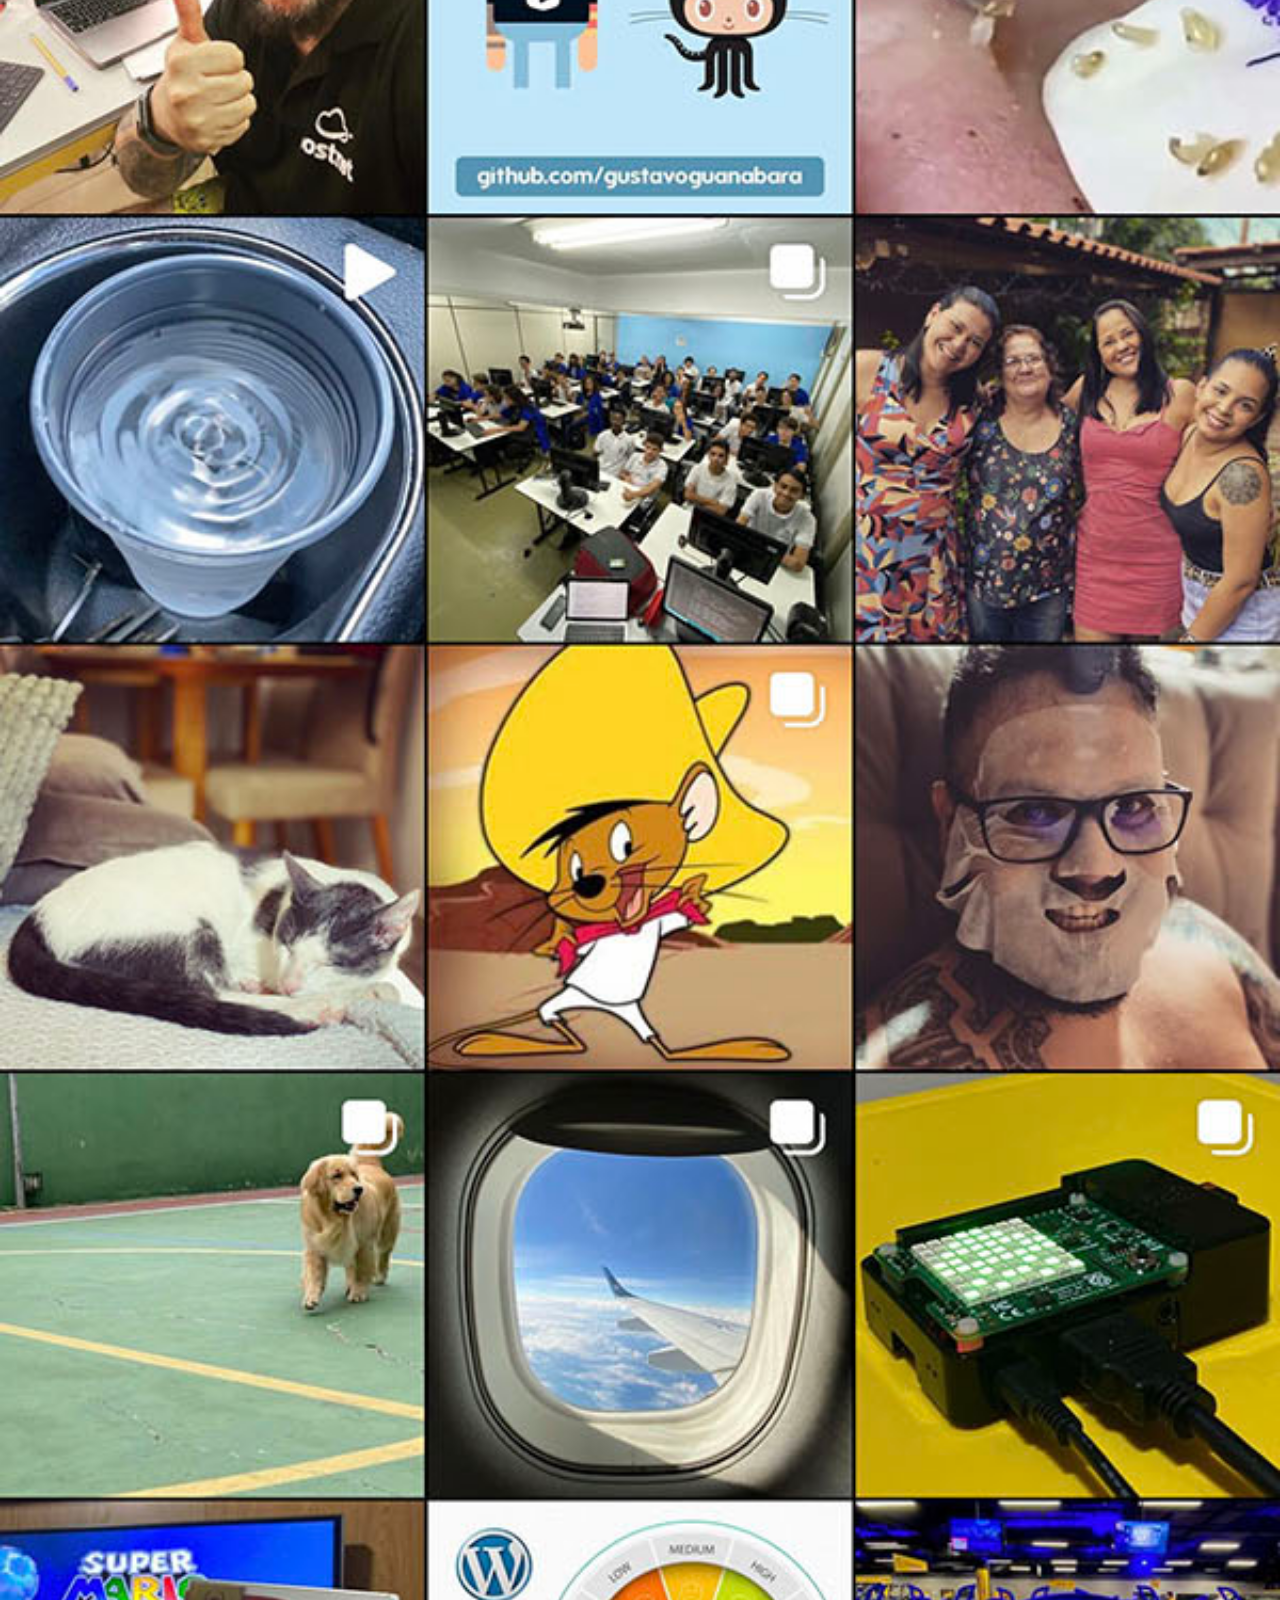
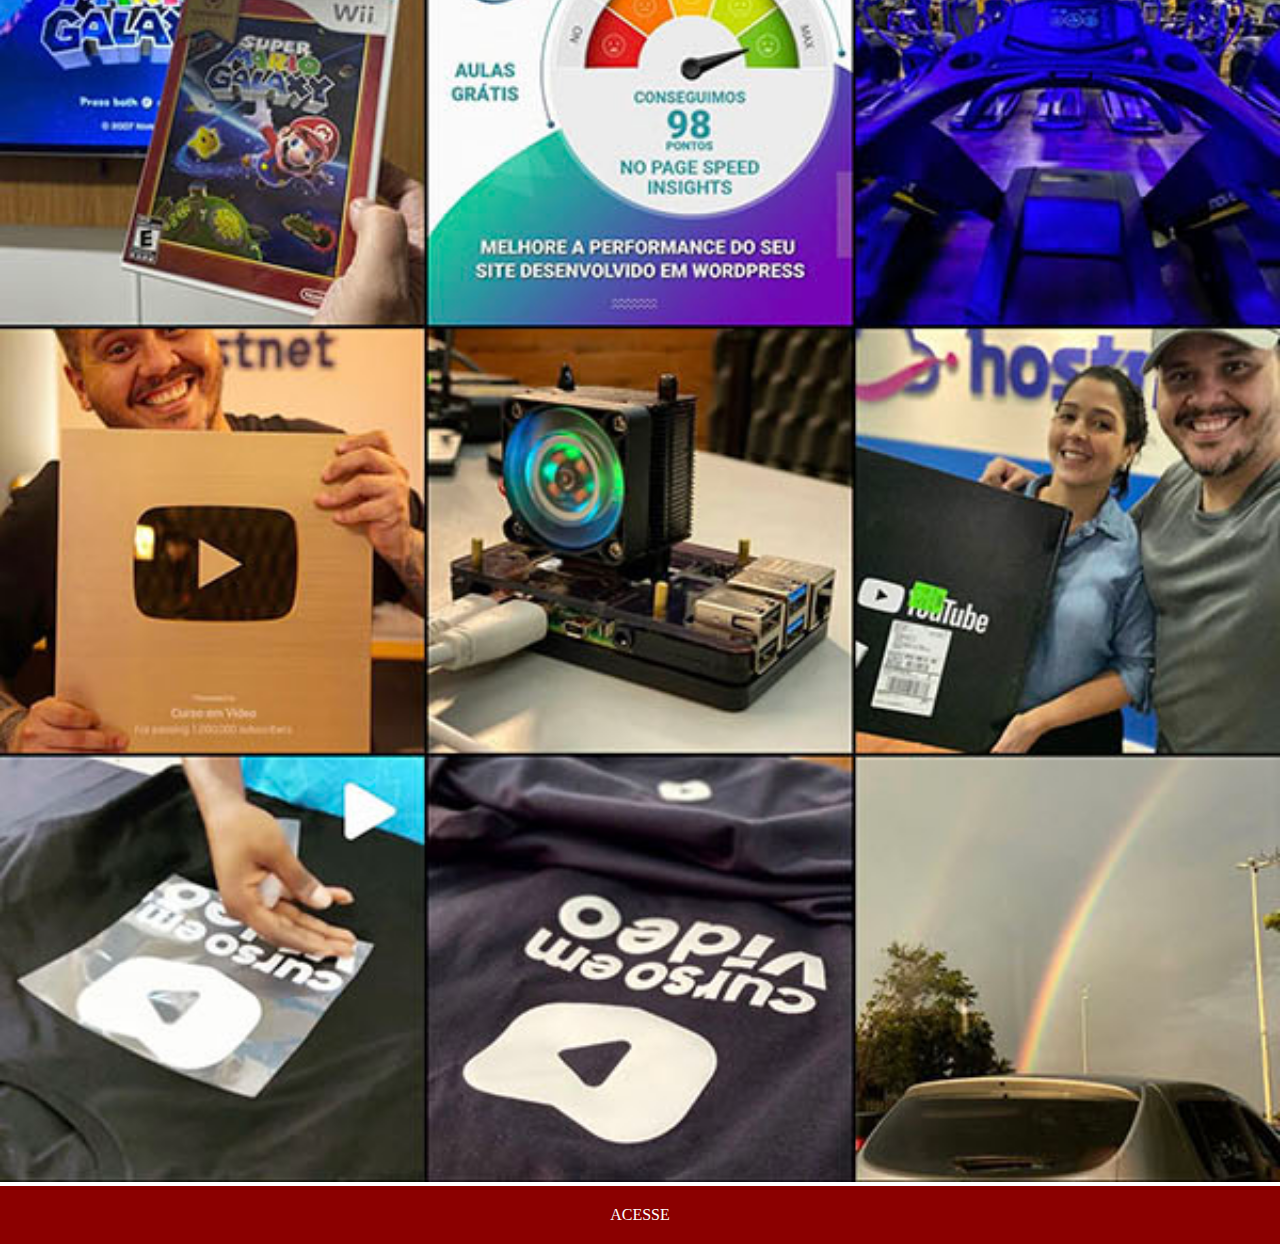
<file: insta.html>
<!DOCTYPE html>
<html lang="pt-BR">
<head>
    <meta charset="UTF-8">
    <meta http-equiv="X-UA-Compatible" content="IE=edge">
    <meta name="viewport" content="width=device-width, initial-scale=1.0">
    <title>Instagran</title>
    <style>
        * {
            margin: 0px;
            padding: 0px;
        }

        ::-webkit-scrollbar {
            width: 0;
            height: 0;
        }

        img {
            width: 100vw;
        }

        a {
            display: block;
            text-align: center;
            padding: 20px;
            background-color: darkred;
            color: white;
            text-decoration: none;
        }

        a:hover {
            text-decoration: underline;
            background-color: red;
        }
    </style>
</head>
<body>
    <img src="imagens/tela-instagram.jpg" alt="">
    <a href="https://www.instagram.com/gustavoguanabara/" target="_blank">ACESSE</a>
</body>
</html>
</file>
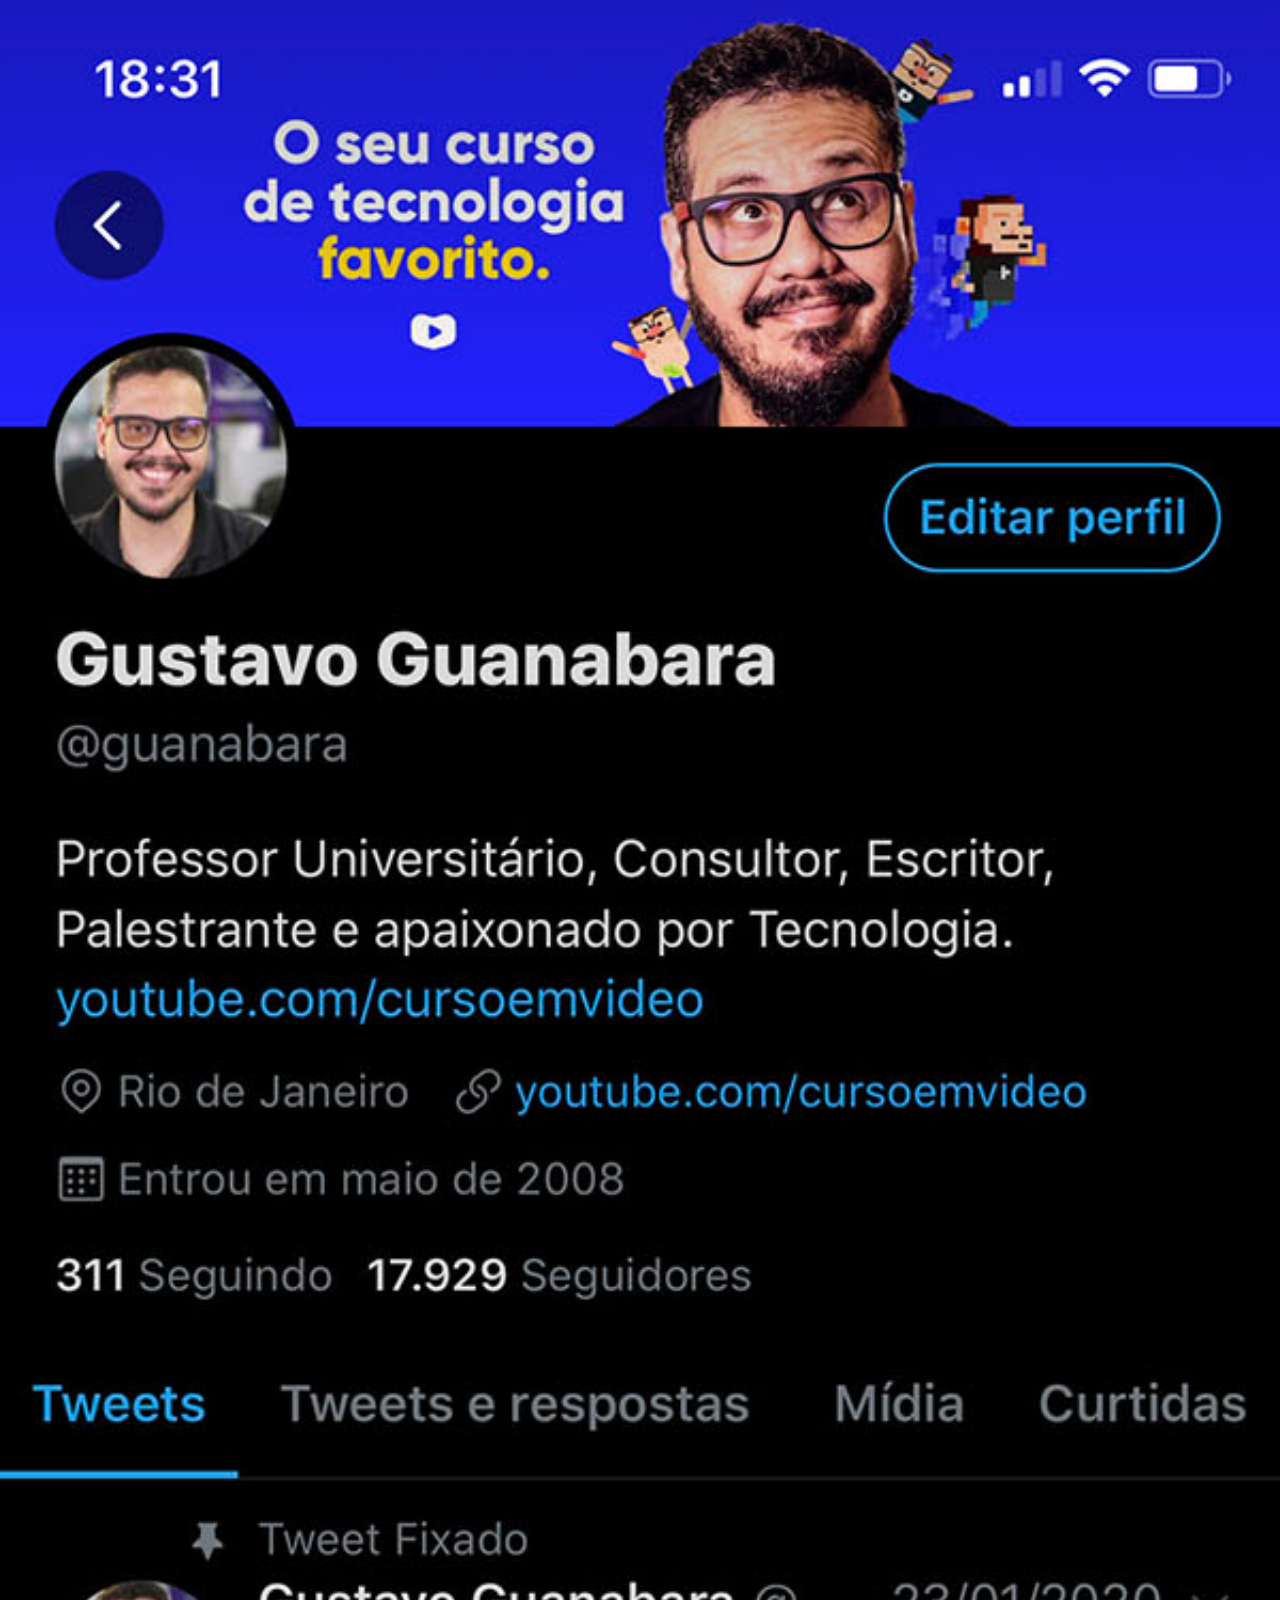
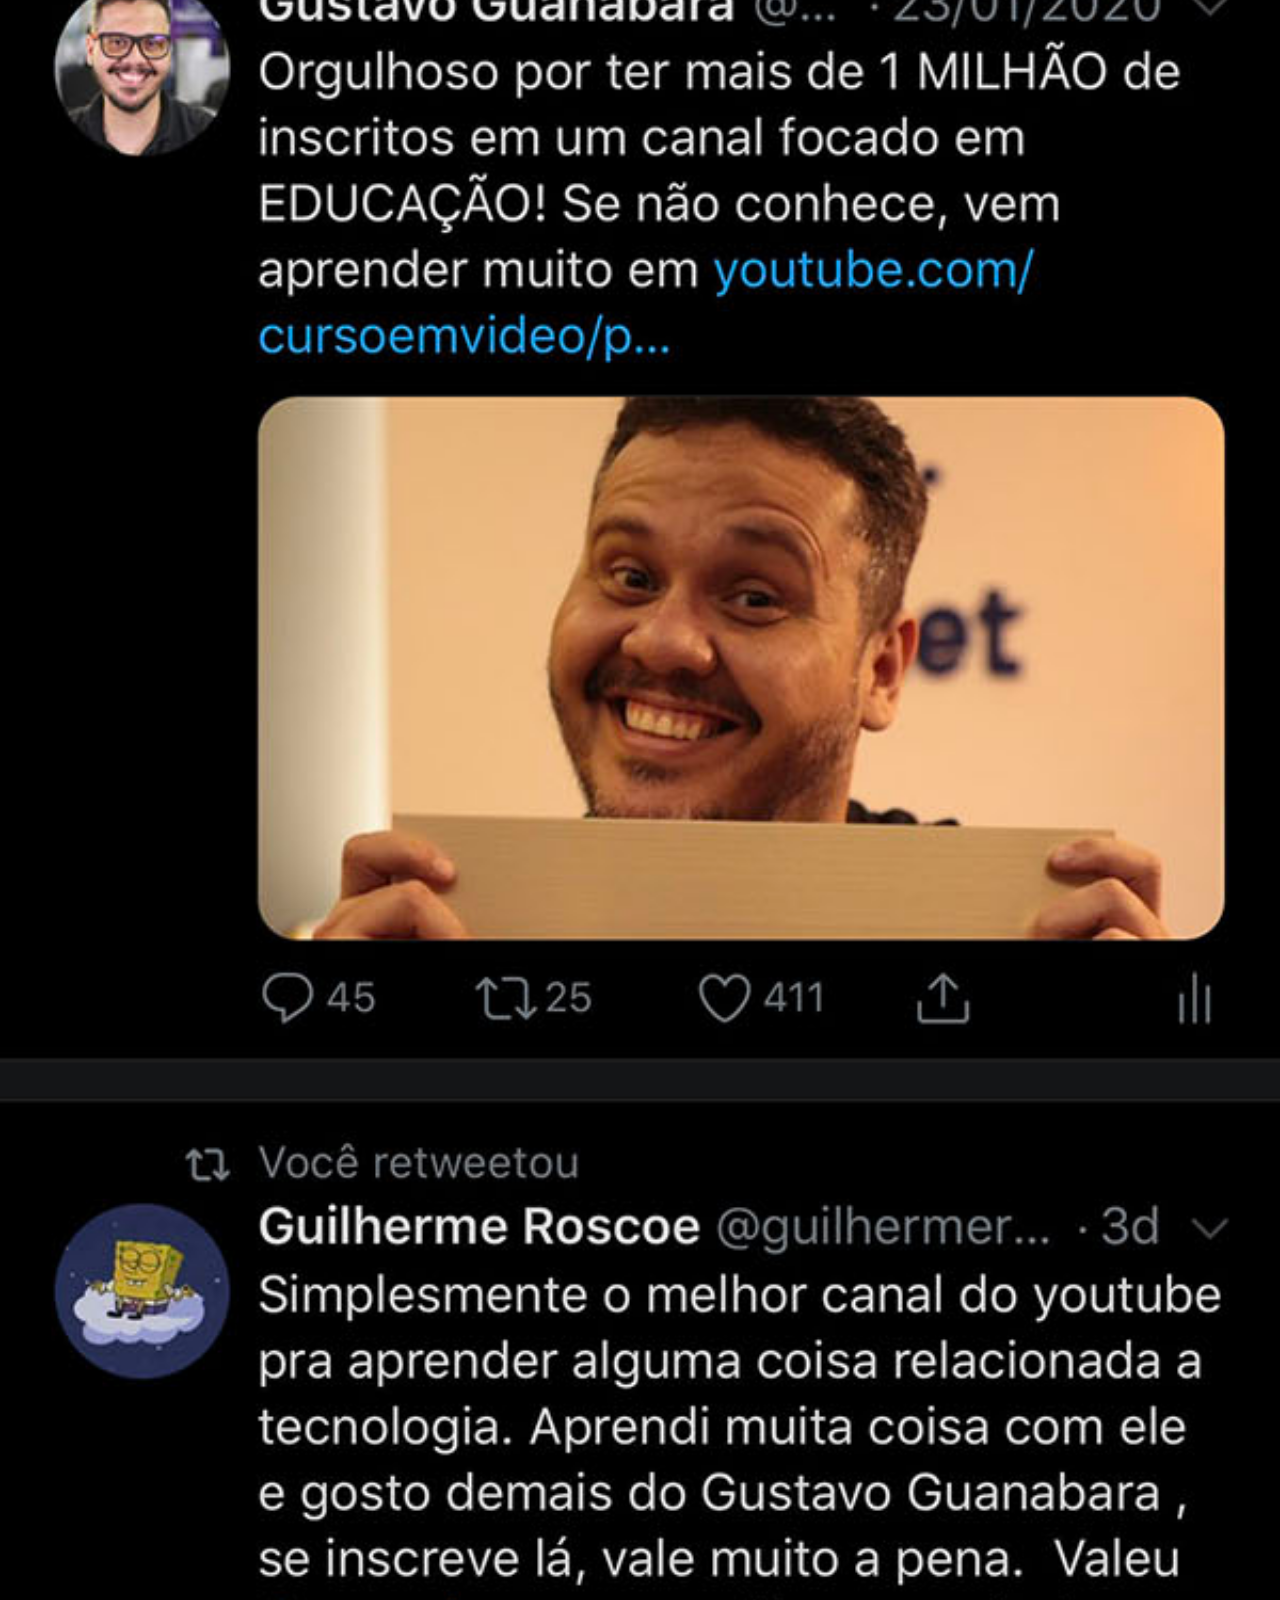
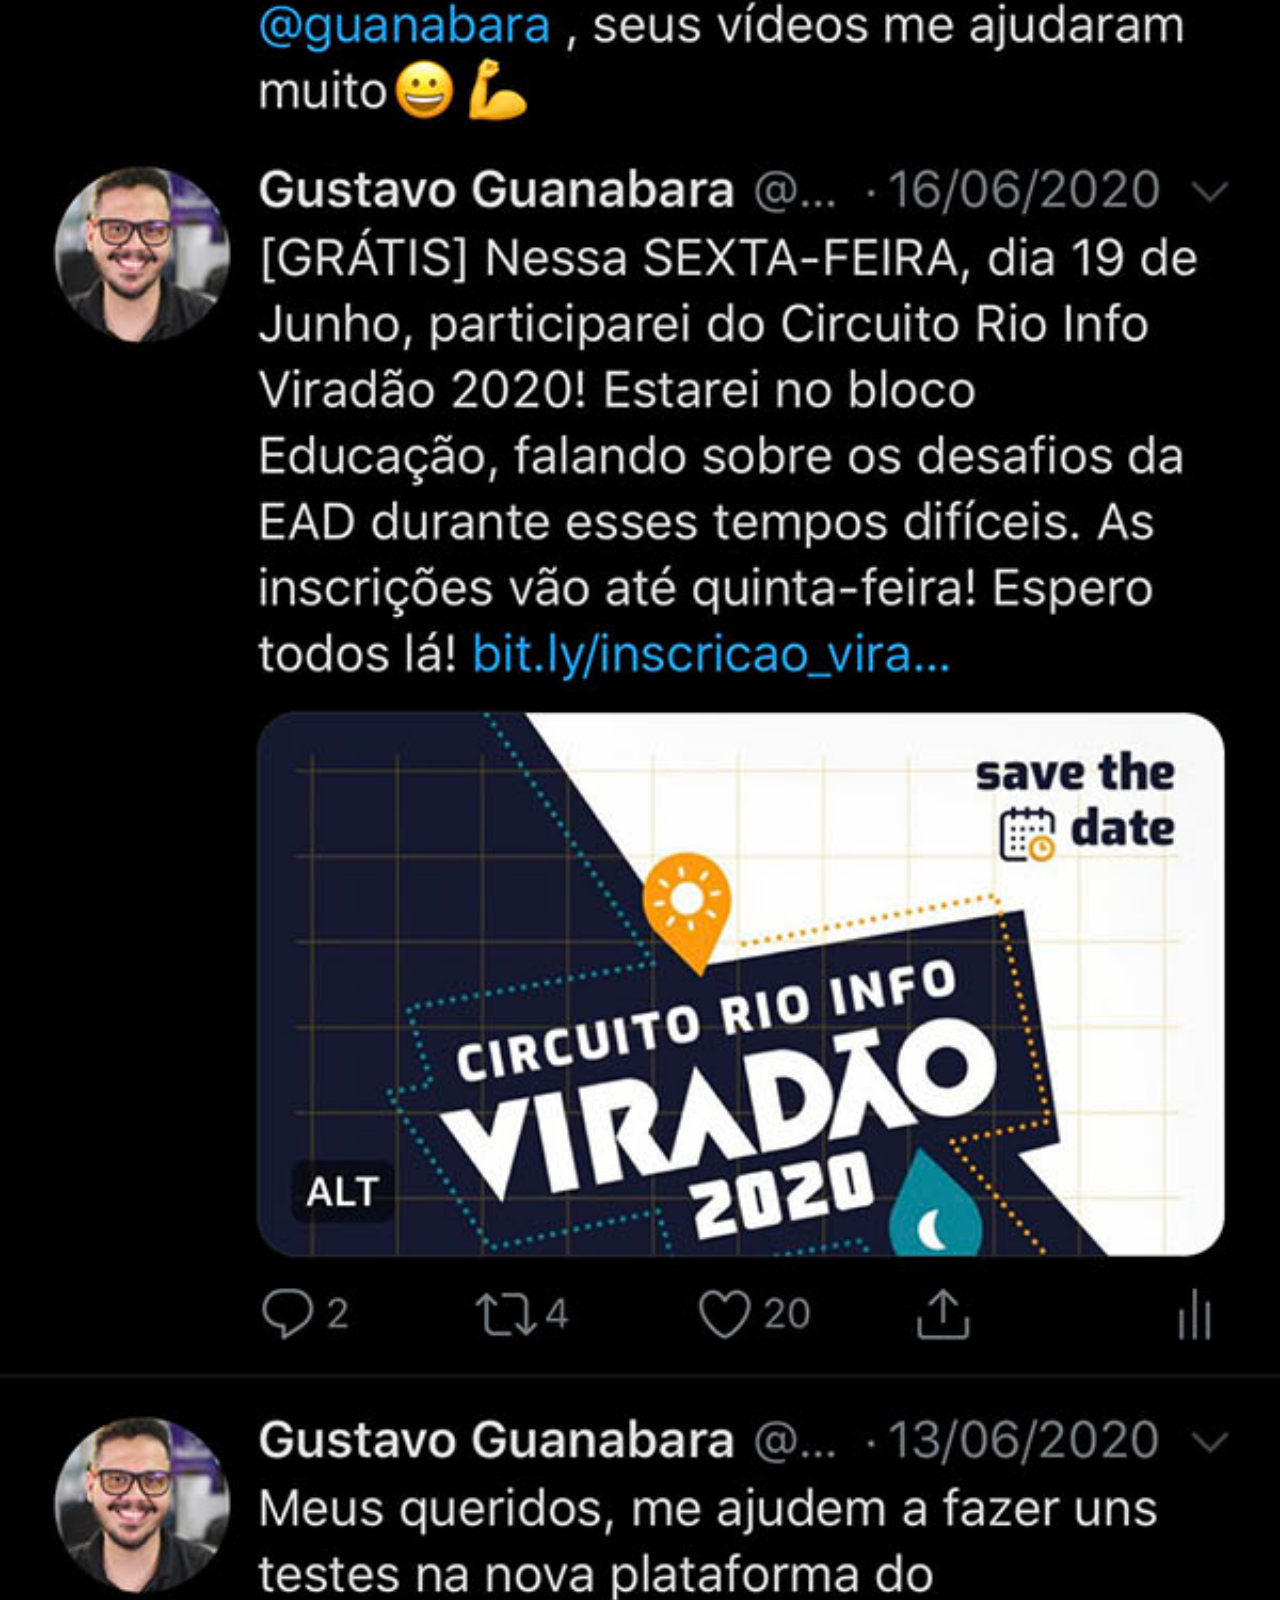
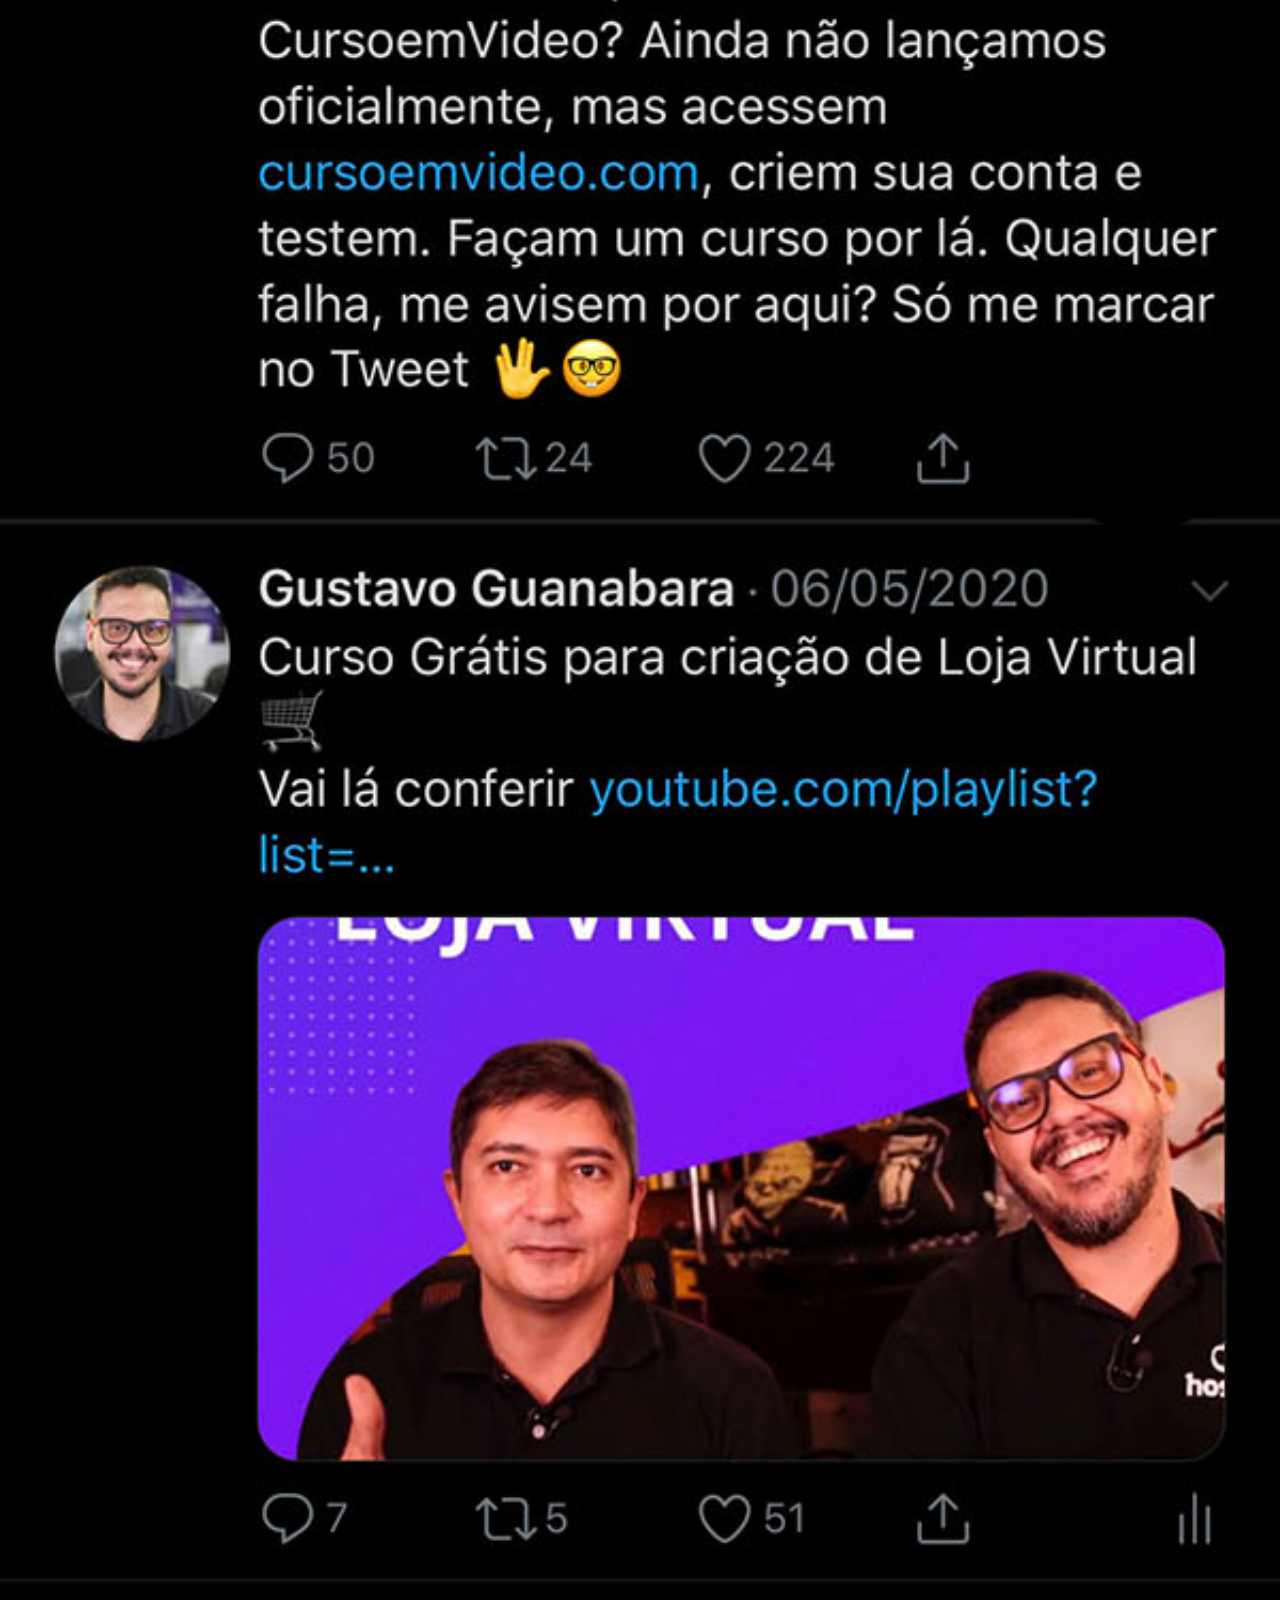
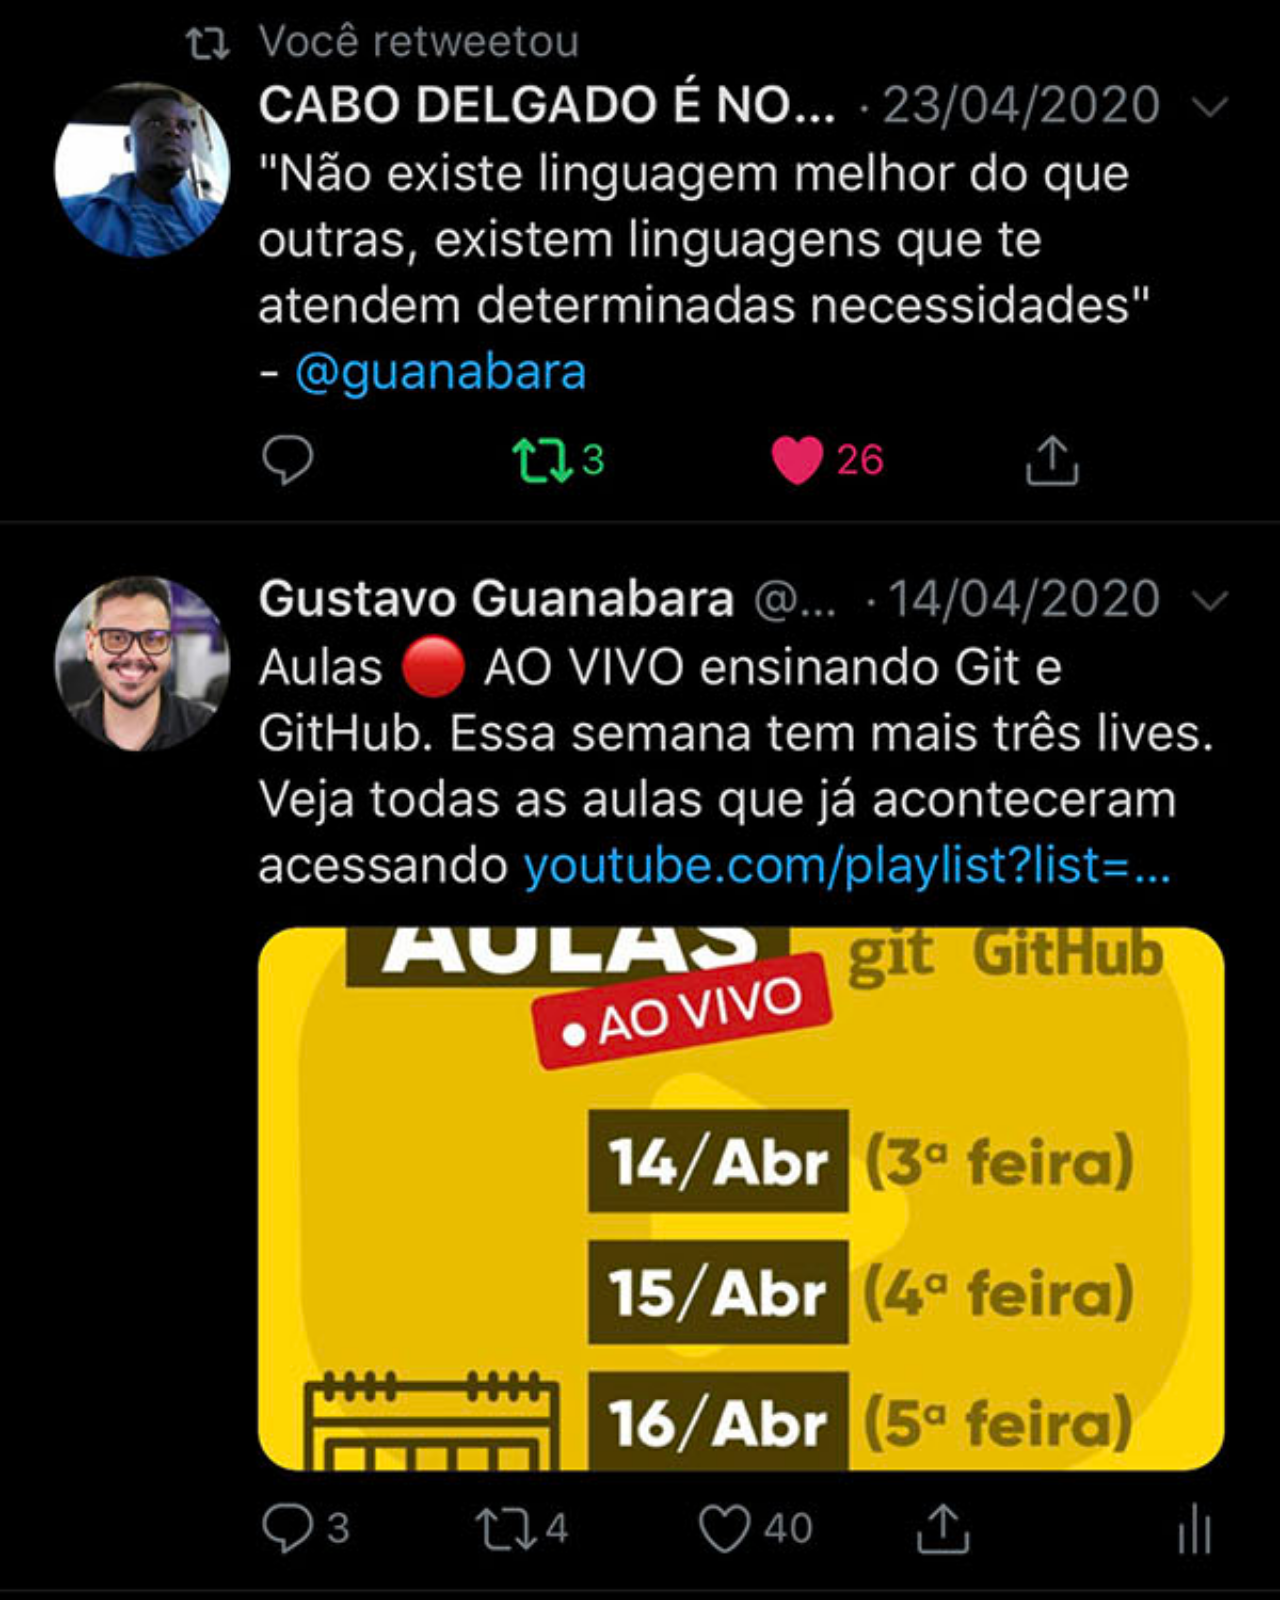
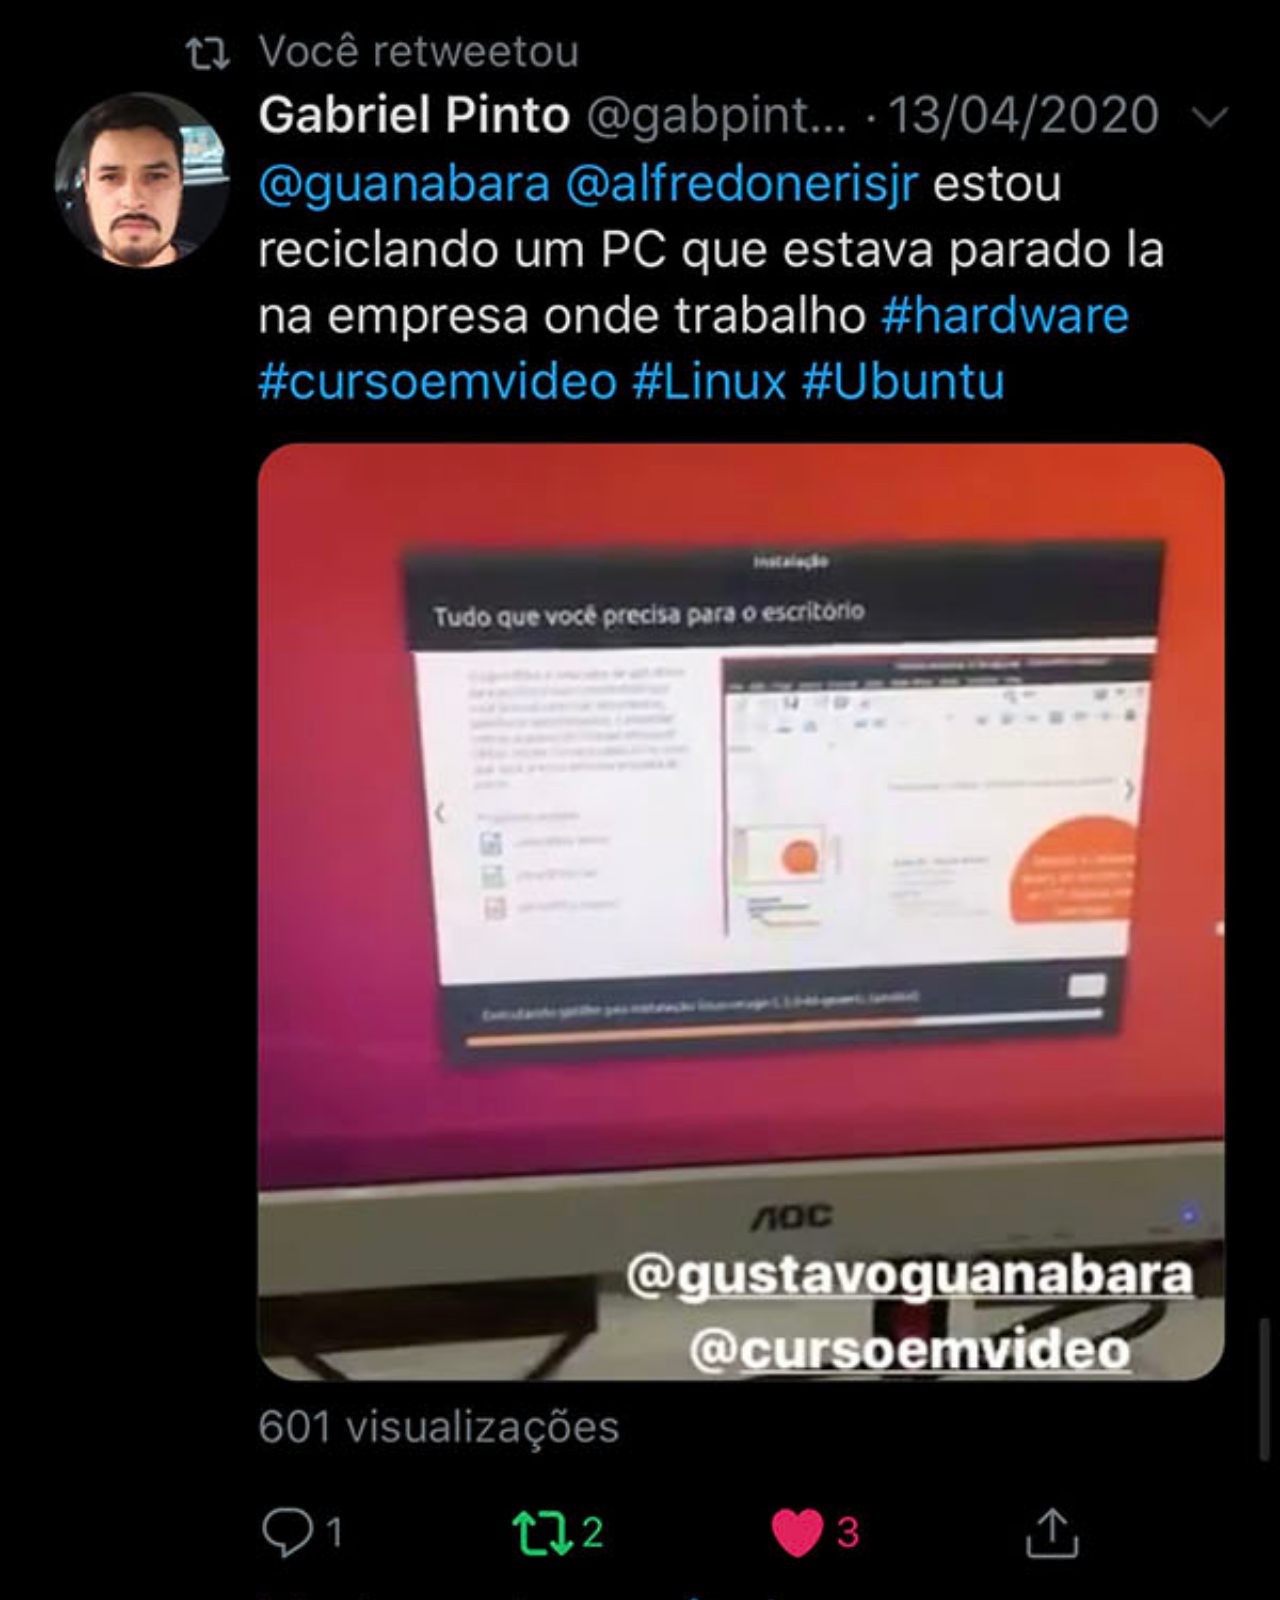
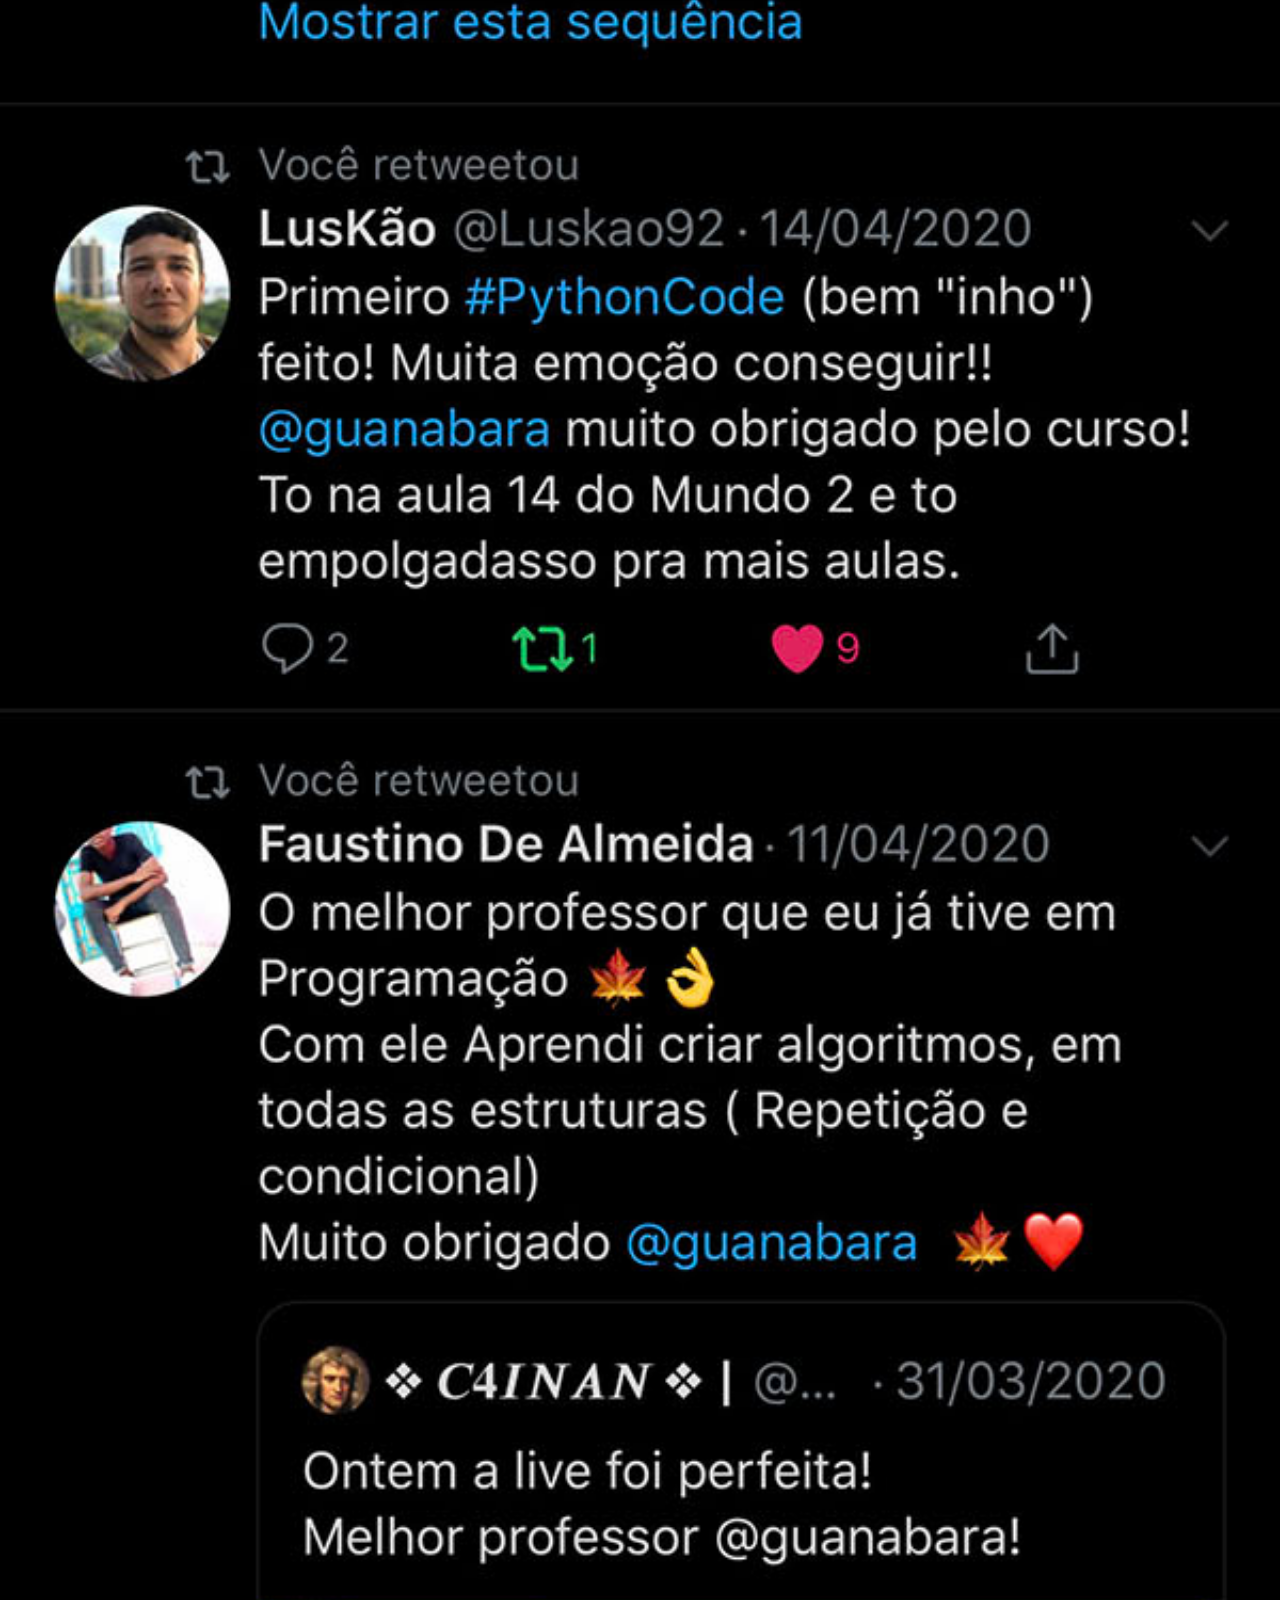
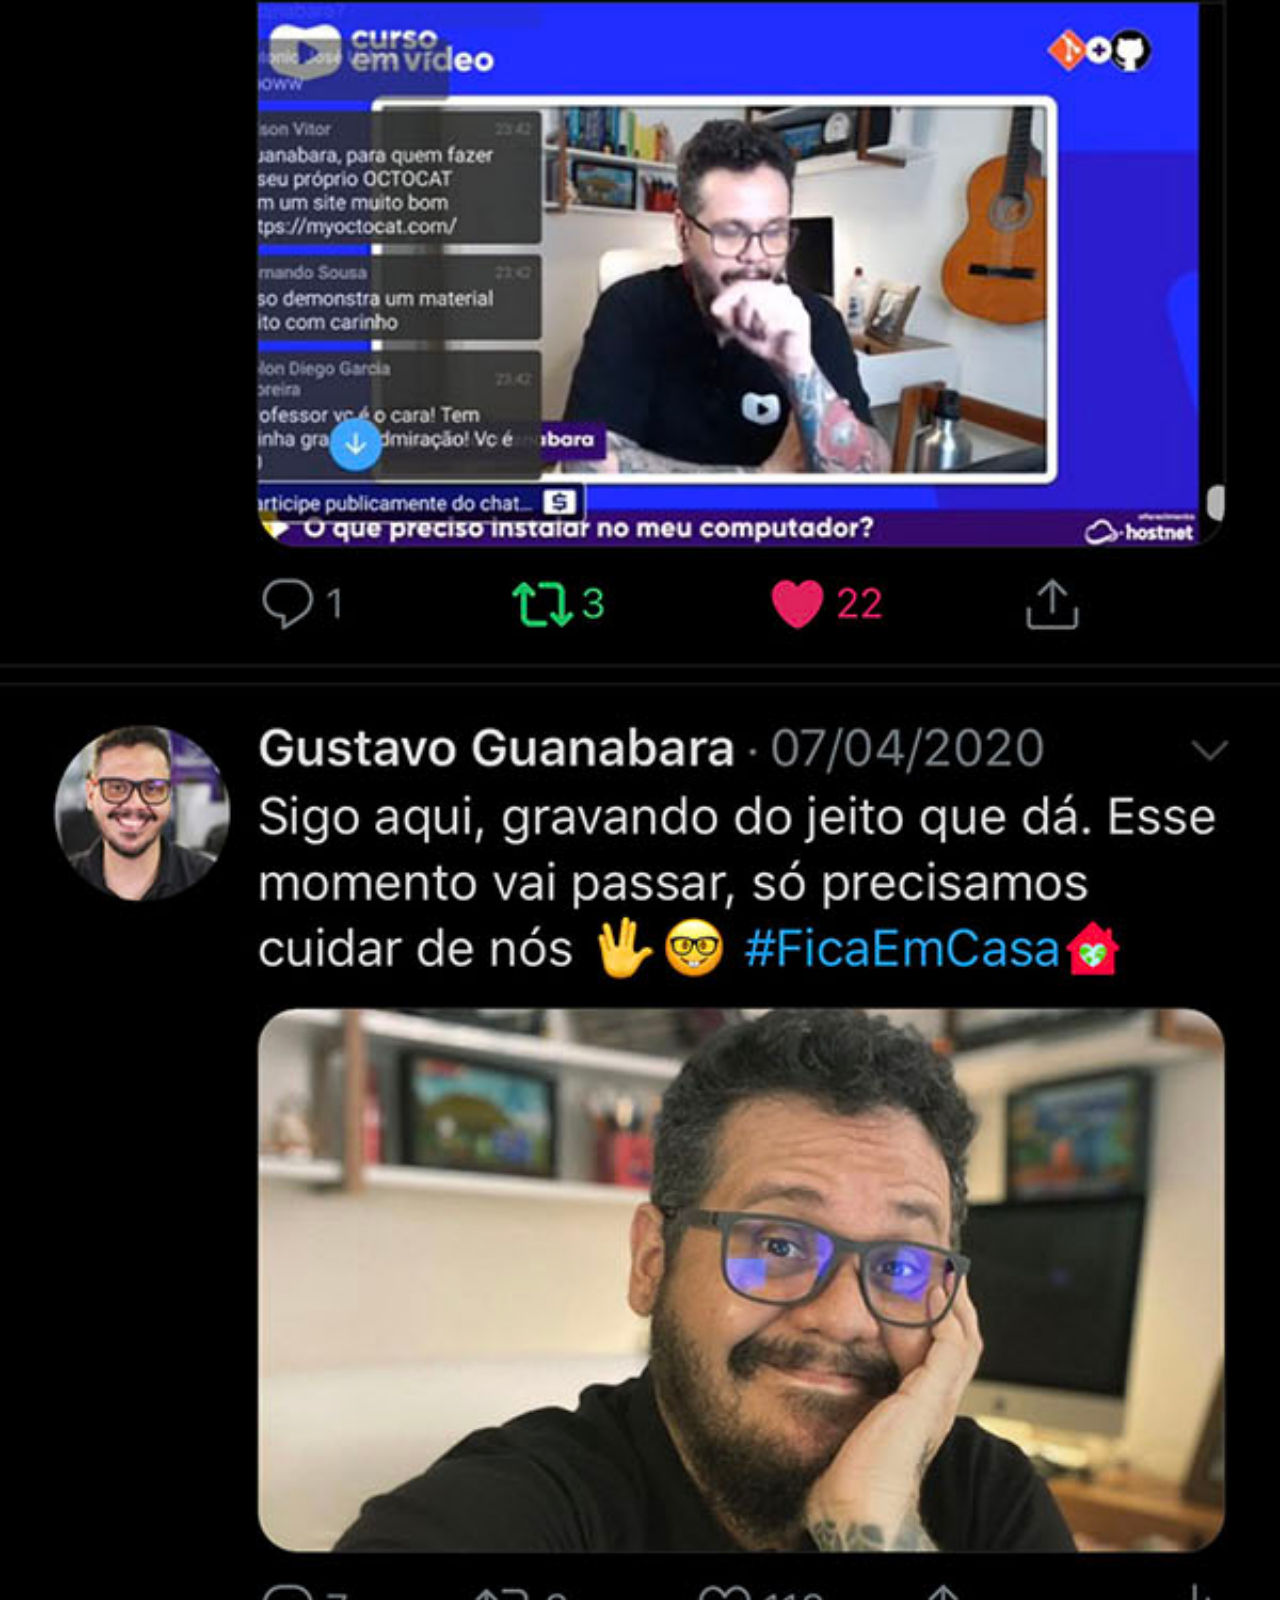
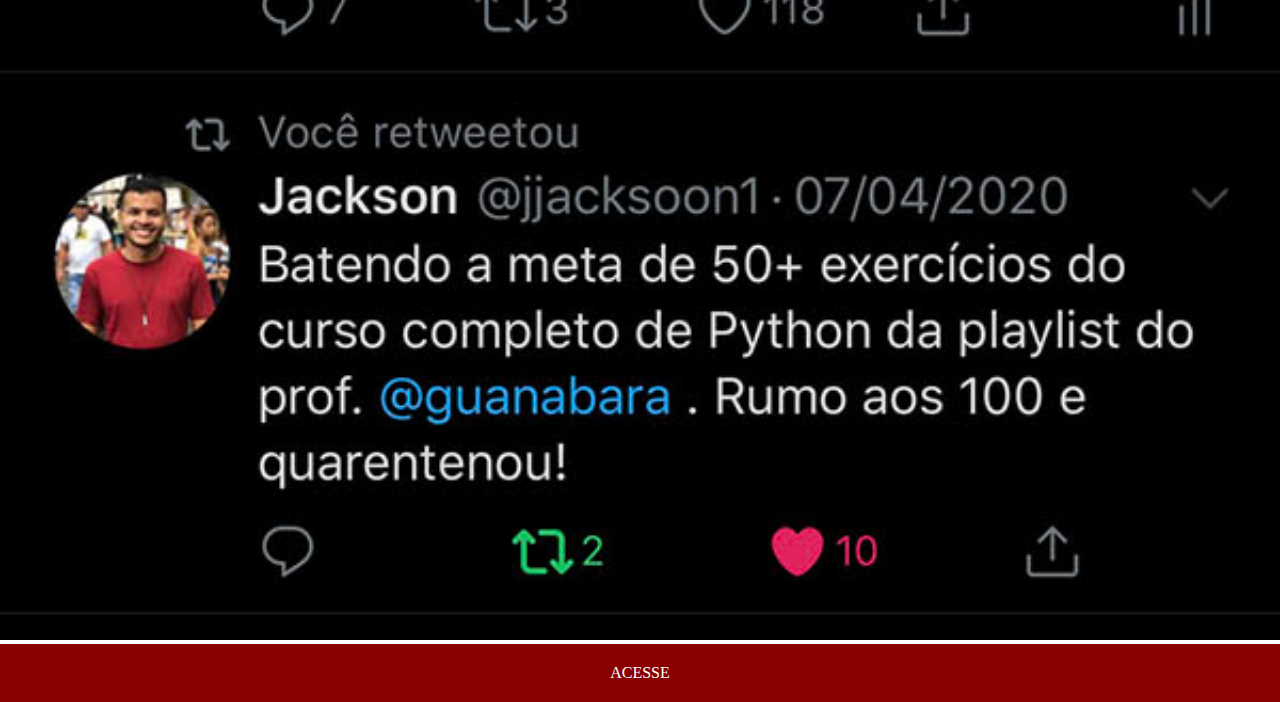
<file: twitter.html>
<!DOCTYPE html>
<html lang="pt-BR">
<head>
    <meta charset="UTF-8">
    <meta http-equiv="X-UA-Compatible" content="IE=edge">
    <meta name="viewport" content="width=device-width, initial-scale=1.0">
    <title>Twitter</title>
    <style>
        * {
            margin: 0;
            padding: 0;
        }

        ::-webkit-scrollbar {
            width: 0;
            height: 0;
        }

        img {
            width: 100vw;
        }

        a {
            display: block;
            text-align: center;
            color: white;
            padding: 20px;
            background-color: darkred;
            text-decoration: none;
        }

        a:hover {
            text-decoration: underline;
            background-color: red;
        }
    </style>
</head>
<body>
    <img src="imagens/tela-twitter.jpg" alt="">
    <a href="https://twitter.com/guanabara?ref_src=twsrc%5Egoogle%7Ctwcamp%5Eserp%7Ctwgr%5Eauthor" target="_blank">ACESSE</a>
</body>
</html>
</file>
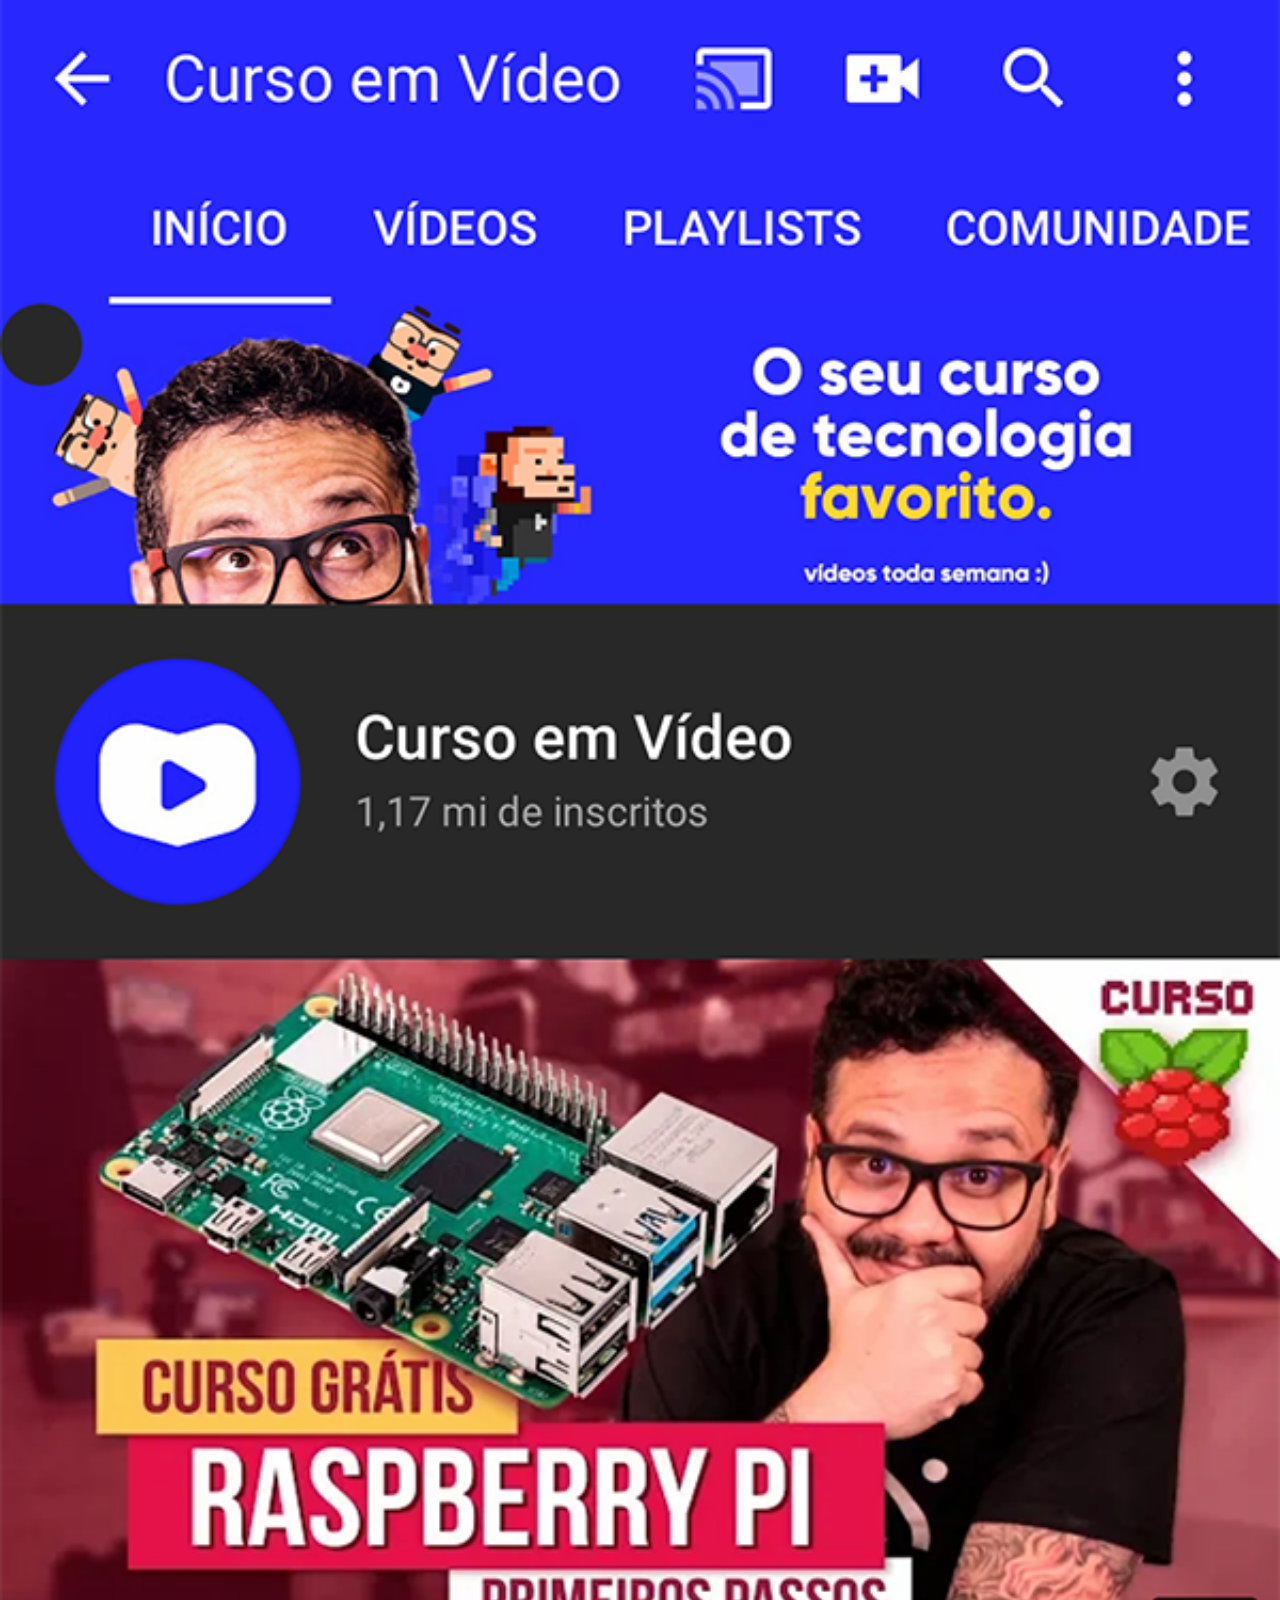
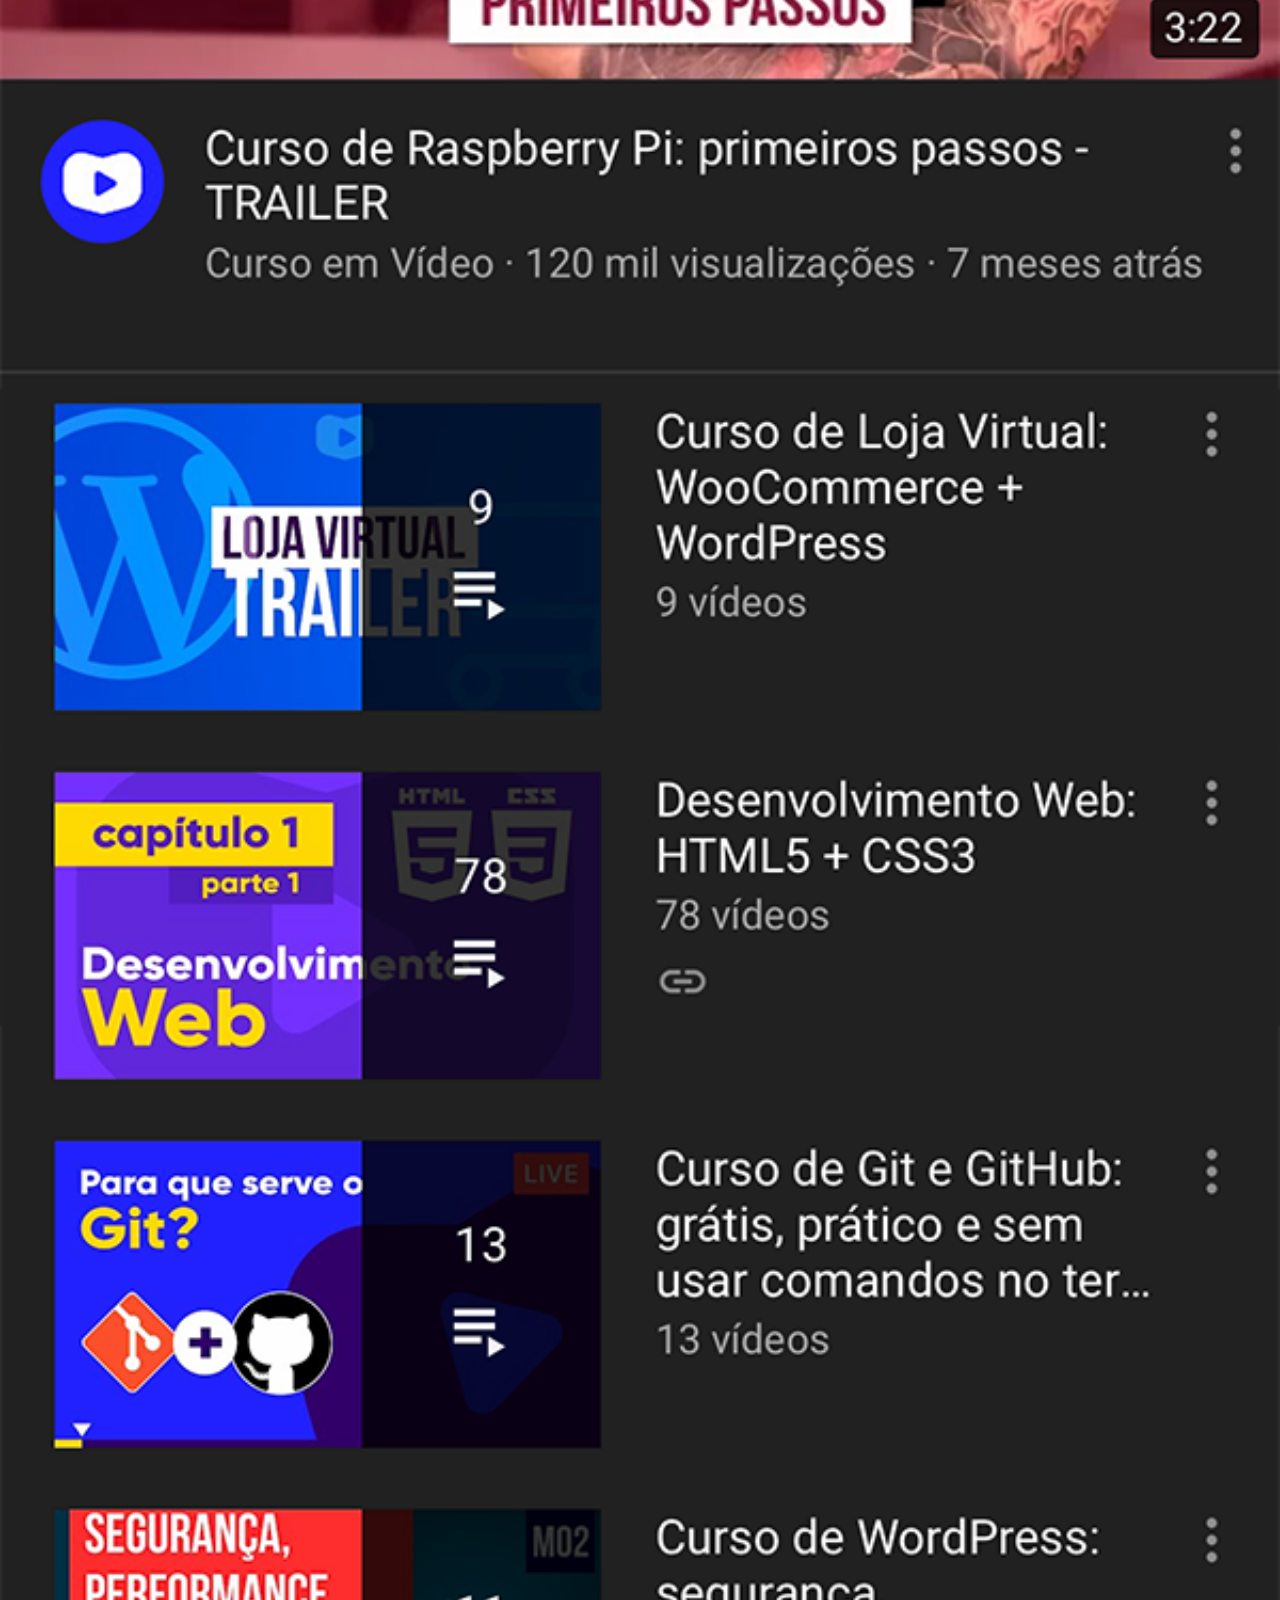
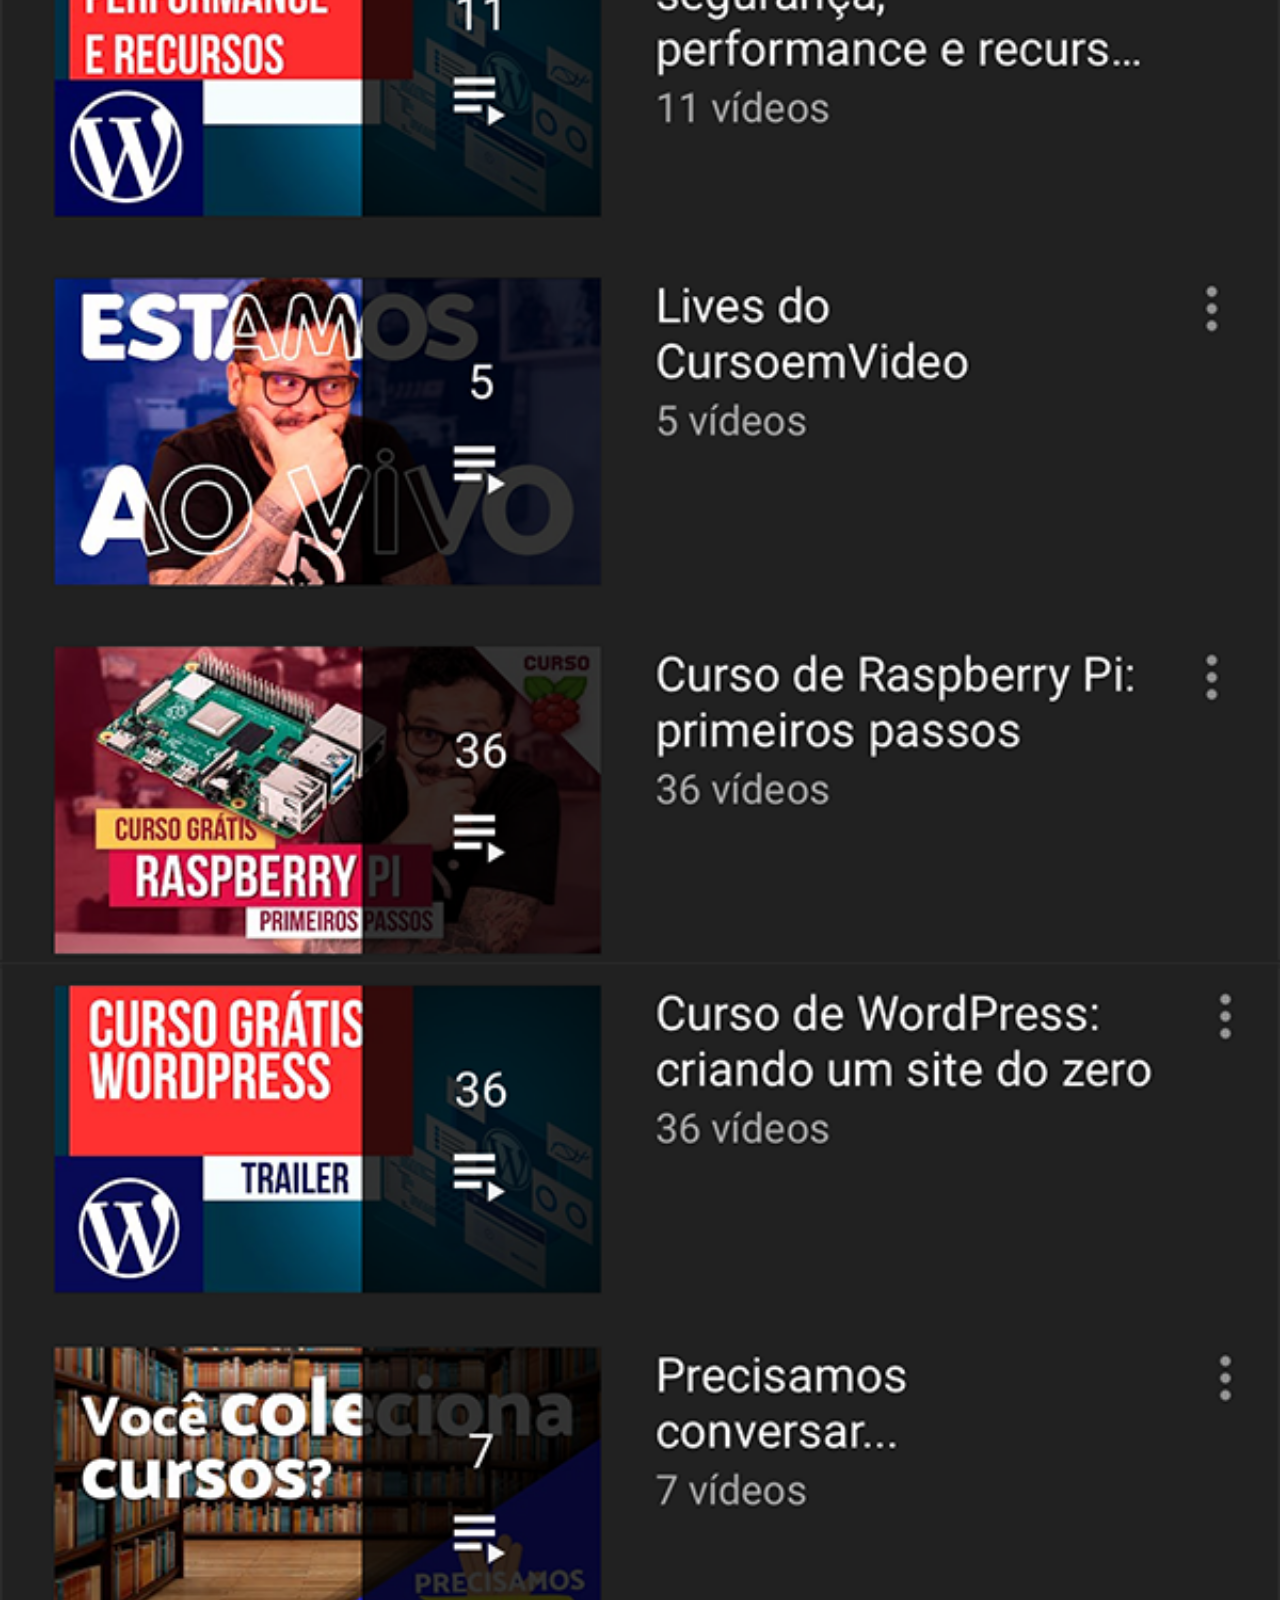
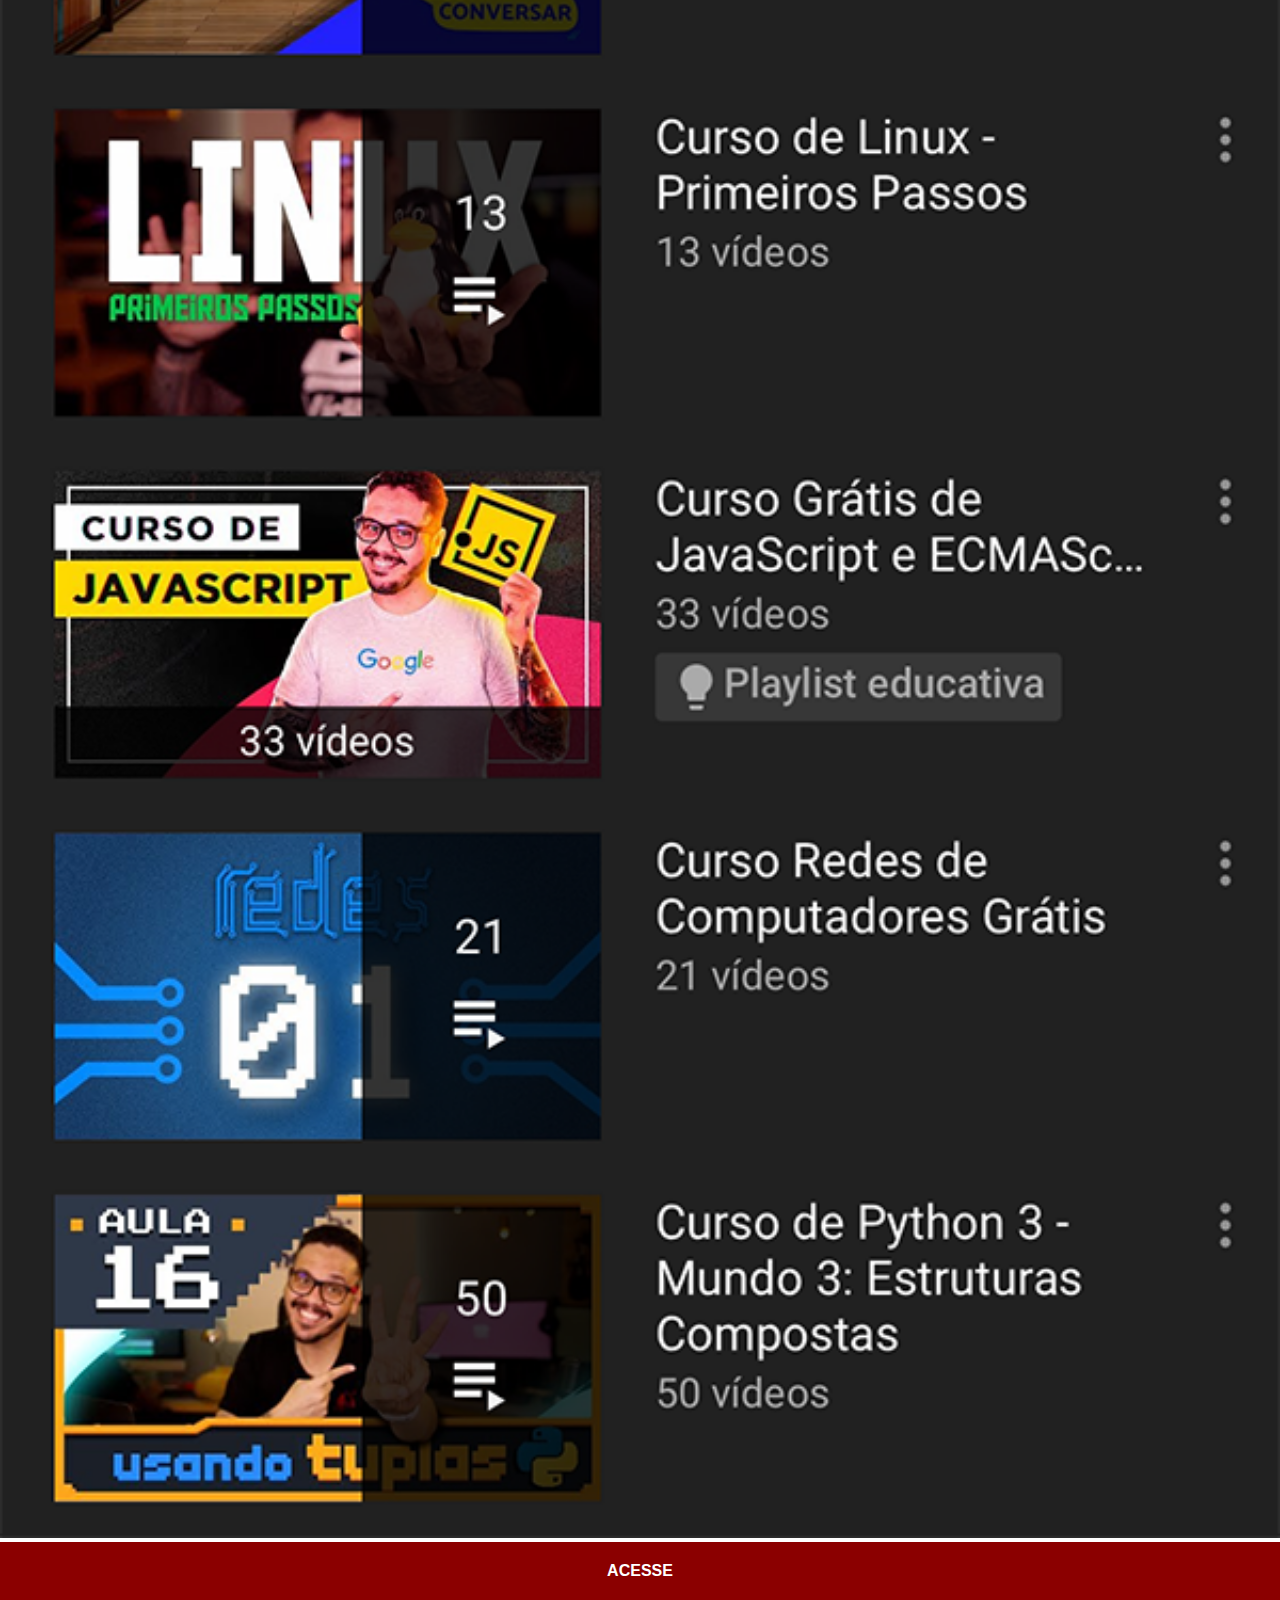
<file: youtube.html>
<!DOCTYPE html>
<html lang="pt-BR">
<head>
    <meta charset="UTF-8">
    <meta http-equiv="X-UA-Compatible" content="IE=edge">
    <meta name="viewport" content="width=device-width, initial-scale=1.0">
    <title>youtube</title>
    <style>
        * {
            margin: 0px;
            padding: 0px;
            font-family: Arial, Helvetica, sans-serif;
        }

        ::-webkit-scrollbar {
            width: 0;
            height: 0;
        }

        img {
            width: 100vw;
        }

        a {
            display: block;
            background-color: darkred;
            padding: 20px;
            text-align: center;
            font-weight: bolder;
            text-decoration: none;
            color: white;
        }

        a:hover {
            text-decoration: underline;
            background-color: red;
        }
    </style>
</head>
<body>
    <img src="imagens/tela-youtube.png" alt="YouTube">
    <a href="https://www.youtube.com/@CursoemVideo/playlists" target="_blank">ACESSE</a>
</body>
</html>
</file>
<file: estilos/style.css>
@charset "UTF-8";

* {
    margin: 0;
    padding: 0;
    box-sizing: border-box;
}

html, body {
    height: 100vh;
    width: 100vw;
    background-color: black;
}

body {
    background: url('../imagens/fundo-madeira.jpg') no-repeat top center;
    background-size: cover;
    background-attachment: fixed;
}

main {
    height: 100vh;
    position: relative;
}


section#telefone {
    position: absolute;
    top: 50%;
    left: 50%;
    transform: translate(-50%, -50%);
    height: 627px;
    width: 311px;
    background: url('../imagens/frame-iphone.png') no-repeat;
    -webkit-transform: translate(-50%, -50%);
    -moz-transform: translate(-50%, -50%);
    -ms-transform: translate(-50%, -50%);
    -o-transform: translate(-50%, -50%);
}

iframe#tela {
    position: relative;
    top: 80px;
    left: 22px;
    width: 267px;
    height: 471px;
}

section#redes-sociais {
    text-align: right;
}

section#redes-sociais  img {
    width: 50px;
    height: 50px;
    border-radius: 50%;
    margin: 10px;
    box-shadow: 2px 2px 5px rgba(0, 0, 0, 0.399);
    -webkit-border-radius: 50%;
    -moz-border-radius: 50%;
    -ms-border-radius: 50%;
    -o-border-radius: 50%;
}

section#redes-sociais  img:hover {
    border: 2px solid rgba(255, 255, 255, 0.507);
    transform: translate(-3px, -3px);
    box-shadow: 5px 5px 10px rgba(0, 0, 0, 0.989);
    transition: transform 0.5s;
    -webkit-transform: translate(-3px, -3px);
    -moz-transform: translate(-3px, -3px);
    -ms-transform: translate(-3px, -3px);
    -o-transform: translate(-3px, -3px);
    -webkit-transition: transform 0.5s;
    -moz-transition: transform 0.5s;
    -ms-transition: transform 0.5s;
    -o-transition: transform 0.5s;
}
</file>
